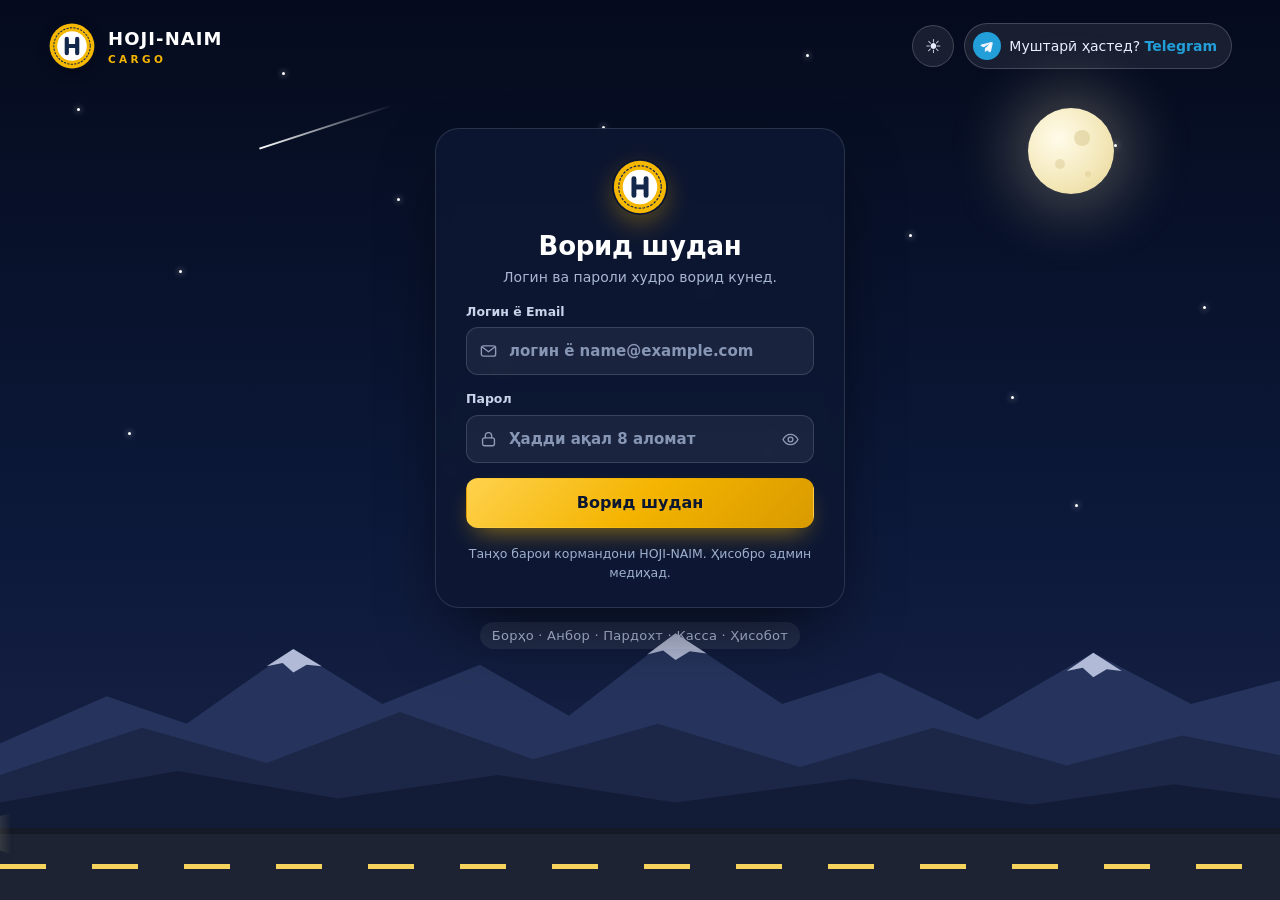
<file: index.html>
<!doctype html>
<html lang="tg">
<head>
  <meta charset="utf-8">
  <meta name="viewport" content="width=device-width, initial-scale=1, viewport-fit=cover">
  <meta name="theme-color" content="#14284B">
  <meta name="description" content="HOJI-NAIM CARGO — системаи идоракунии борҳо, анбор, пардохтҳо ва ҳисобот.">
  <title>HOJI-NAIM CARGO</title>
  <link rel="icon" href="assets/favicon.svg?v=2" type="image/svg+xml">
  <link rel="apple-touch-icon" href="assets/apple-touch-icon.png">
  <link rel="preconnect" href="https://wfxbgkasstkxzmyrjwpi.supabase.co" crossorigin>
  <link rel="stylesheet" href="style.css?v=20261123-usd">
  <script src="vendor/supabase-js-2.118.0.js" defer></script>
  <script src="js/core.js?v=20261123-usd" defer></script>
  <script src="js/exporter.js?v=20261123-usd" defer></script>
  <script src="js/notebook.js?v=20261123-usd" defer></script>
  <script src="js/extras.js?v=20261123-usd" defer></script>
  <script src="main.js?v=20261123-usd" defer></script>
</head>
<body>
  <svg width="0" height="0" style="position:absolute" aria-hidden="true">
    <defs>
      <symbol id="i-dashboard" viewBox="0 0 24 24"><rect x="3" y="3" width="7.5" height="9" rx="1.6"/><rect x="13.5" y="3" width="7.5" height="5.5" rx="1.6"/><rect x="13.5" y="11.5" width="7.5" height="9.5" rx="1.6"/><rect x="3" y="15" width="7.5" height="6" rx="1.6"/></symbol>
      <symbol id="i-box" viewBox="0 0 24 24"><path d="M3.5 7.5 12 3l8.5 4.5v9L12 21l-8.5-4.5z"/><path d="M3.5 7.5 12 12l8.5-4.5M12 12v9"/><path d="m7.8 5.3 8.4 4.5"/></symbol>
      <symbol id="i-warehouse" viewBox="0 0 24 24"><path d="M3 20V9l9-5 9 5v11"/><path d="M7 20v-7h10v7M7 16.5h10"/></symbol>
      <symbol id="i-wallet" viewBox="0 0 24 24"><rect x="3" y="6" width="18" height="13" rx="2.5"/><path d="M3 10h18M16 14.5h2"/><path d="M6 6V5a1.5 1.5 0 0 1 1.5-1.5h9A1.5 1.5 0 0 1 18 5v1"/></symbol>
      <symbol id="i-receipt" viewBox="0 0 24 24"><path d="M6 3h12v18l-3-2-3 2-3-2-3 2z"/><path d="M9 8h6M9 12h6M9 16h3"/></symbol>
      <symbol id="i-chart" viewBox="0 0 24 24"><path d="M4 20h16"/><rect x="6" y="11" width="3" height="6.5" rx=".8"/><rect x="11" y="6" width="3" height="11.5" rx=".8"/><rect x="16" y="13" width="3" height="4.5" rx=".8"/></symbol>
      <symbol id="i-shield" viewBox="0 0 24 24"><path d="M12 3 4.5 6v5.5c0 4.6 3.1 8.2 7.5 9.5 4.4-1.3 7.5-4.9 7.5-9.5V6z"/><path d="m9 12 2.2 2.2L15.5 10"/></symbol>
      <symbol id="i-plus" viewBox="0 0 24 24"><path d="M12 5v14M5 12h14"/></symbol>
      <symbol id="i-search" viewBox="0 0 24 24"><circle cx="11" cy="11" r="6.5"/><path d="m16 16 4.5 4.5"/></symbol>
      <symbol id="i-menu" viewBox="0 0 24 24"><path d="M4 7h16M4 12h16M4 17h16"/></symbol>
      <symbol id="i-x" viewBox="0 0 24 24"><path d="M6 6l12 12M18 6 6 18"/></symbol>
      <symbol id="i-download" viewBox="0 0 24 24"><path d="M12 4v11M7.5 10.5 12 15l4.5-4.5M5 19.5h14"/></symbol>
      <symbol id="i-logout" viewBox="0 0 24 24"><path d="M14 4h4.5A1.5 1.5 0 0 1 20 5.5v13a1.5 1.5 0 0 1-1.5 1.5H14"/><path d="M10 8l-4 4 4 4M6 12h10"/></symbol>
      <symbol id="i-refresh" viewBox="0 0 24 24"><path d="M19.5 12a7.5 7.5 0 1 1-2.2-5.3"/><path d="M19.5 4.5v4h-4"/></symbol>
      <symbol id="i-edit" viewBox="0 0 24 24"><path d="M4 20h4L19 9l-4-4L4 16z"/><path d="m13.5 6.5 4 4"/></symbol>
      <symbol id="i-trash" viewBox="0 0 24 24"><path d="M4.5 7h15M9.5 7V4.5h5V7M6.5 7l1 13h9l1-13"/></symbol>
      <symbol id="i-check" viewBox="0 0 24 24"><path d="m5 12.5 4.5 4.5L19 7.5"/></symbol>
      <symbol id="i-sheet" viewBox="0 0 24 24"><rect x="3.5" y="3.5" width="17" height="17" rx="2"/><path d="M3.5 9h17M3.5 14.5h17M9.5 3.5v17"/></symbol>
      <symbol id="i-users" viewBox="0 0 24 24"><circle cx="9" cy="8.5" r="3.5"/><path d="M2.5 20c.6-3.6 3.2-5.5 6.5-5.5s5.9 1.9 6.5 5.5"/><path d="M15.5 5.2a3.5 3.5 0 0 1 0 6.6M18 14.8c2 .7 3.2 2.4 3.5 5.2"/></symbol>
      <symbol id="i-arrow" viewBox="0 0 24 24"><path d="M5 12h14M13 6l6 6-6 6"/></symbol>
    </defs>
  </svg>

  <div id="boot" class="boot" role="status"><div class="boot-ring" aria-hidden="true"><div class="boot-mark"><img src="assets/logo.svg" alt="" width="48" height="48"></div></div><div class="boot-name">HOJI-NAIM<small>CARGO</small></div><span>Бор шуда истодааст…</span></div>

  <!-- ===== Auth ===== -->
  <section id="authScreen" class="auth hidden">
    <header class="sc-top">
      <div class="brand brand-lg"><span class="brand-mark"><img src="assets/logo.svg" alt="" width="48" height="48"></span><span class="brand-name"><b>HOJI-NAIM</b><small>CARGO</small></span></div>
      <div class="sc-actions"><button type="button" class="sc-mode" id="scMode" aria-label="Шаб / рӯз"><span class="m-night">🌙</span><span class="m-day">☀️</span></button>
      <a class="sc-tg" href="telegram.html"><svg viewBox="0 0 24 24" aria-hidden="true"><path d="M9.78 15.27 9.6 19.6c.38 0 .55-.17.75-.36l1.8-1.73 3.73 2.73c.68.38 1.17.18 1.35-.63l2.45-11.5c.25-1.02-.39-1.42-1.05-1.17L3.9 10.5c-.98.39-.97.95-.17 1.2l3.67 1.14 8.52-5.37c.4-.24.77-.11.47.16"/></svg><span>Муштарӣ ҳастед? <b>Telegram</b></span></a></div>
    </header>

    <div class="sc-scene" aria-hidden="true">
      <span class="sc-sun"></span><span class="sc-moon"></span><span class="sc-stars"><i style="left:6%;top:12%;animation-delay:0s"></i><i style="left:14%;top:30%;animation-delay:1.1s"></i><i style="left:22%;top:8%;animation-delay:2.3s"></i><i style="left:31%;top:22%;animation-delay:0.5s"></i><i style="left:39%;top:40%;animation-delay:3.1s"></i><i style="left:47%;top:14%;animation-delay:1.7s"></i><i style="left:55%;top:32%;animation-delay:2.6s"></i><i style="left:63%;top:6%;animation-delay:0.9s"></i><i style="left:71%;top:26%;animation-delay:3.6s"></i><i style="left:79%;top:44%;animation-delay:1.3s"></i><i style="left:87%;top:16%;animation-delay:2.1s"></i><i style="left:94%;top:34%;animation-delay:0.3s"></i><i style="left:10%;top:48%;animation-delay:2.9s"></i><i style="left:35%;top:52%;animation-delay:1.9s"></i><i style="left:60%;top:50%;animation-delay:0.7s"></i><i style="left:84%;top:56%;animation-delay:3.3s"></i></span><span class="sc-shoot"></span>
      <span class="sc-cloud c1"></span><span class="sc-cloud c2"></span><span class="sc-cloud c3"></span>
      <svg class="sc-mount" viewBox="0 0 1440 320" preserveAspectRatio="none">
        <path d="M0 210 L120 150 L210 185 L330 90 L430 160 L540 110 L640 175 L760 70 L880 160 L990 120 L1100 180 L1230 95 L1340 160 L1440 130 L1440 320 L0 320Z" fill="#c9d8f2"/>
        <path d="M330 90 L362 112 L345 110 L330 120 L318 108 L300 112Z M760 70 L795 96 L776 93 L760 104 L746 92 L728 97Z M1230 95 L1262 118 L1245 116 L1230 126 L1218 114 L1200 118Z" fill="#fff"/>
        <path d="M0 250 L160 190 L300 235 L450 170 L600 230 L740 185 L900 240 L1050 190 L1200 238 L1330 200 L1440 225 L1440 320 L0 320Z" fill="#9db6e3"/>
        <path d="M0 285 L200 245 L380 280 L560 250 L760 285 L960 255 L1160 288 L1320 262 L1440 280 L1440 320 L0 320Z" fill="#6f8fcb"/>
      </svg>
      <div class="sc-road"><span class="sc-lines"></span></div>
      <svg class="sc-truck" viewBox="0 0 340 110">
        <rect x="6" y="14" width="168" height="66" rx="5" fill="#14284B"/>
        <g style="stroke:#2b4f8f;stroke-width:3">
          <line x1="28" y1="20" x2="28" y2="74"/><line x1="50" y1="20" x2="50" y2="74"/><line x1="72" y1="20" x2="72" y2="74"/><line x1="94" y1="20" x2="94" y2="74"/><line x1="116" y1="20" x2="116" y2="74"/><line x1="138" y1="20" x2="138" y2="74"/><line x1="160" y1="20" x2="160" y2="74"/>
        </g>
        <rect x="18" y="34" width="144" height="26" rx="4" fill="#F4B400"/>
        <text x="90" y="52" text-anchor="middle" font-family="Inter, Arial, sans-serif" font-weight="800" font-size="15" fill="#14284B">HOJI-NAIM CARGO</text>
        <path d="M180 34 h38 l22 22 v24 h-60z" fill="#F4B400"/>
        <path d="M188 40 h26 l15 16 h-41z" fill="#cfe1ff"/>
        <rect x="174" y="76" width="70" height="6" rx="3" fill="#14284B"/>
        <rect x="2" y="78" width="176" height="6" rx="3" fill="#0e1b33"/>
        <g class="wh"><circle cx="40" cy="88" r="13" fill="#1b2433"/><circle cx="40" cy="88" r="5" fill="#cfd6e3"/></g>
        <g class="wh"><circle cx="140" cy="88" r="13" fill="#1b2433"/><circle cx="140" cy="88" r="5" fill="#cfd6e3"/></g>
        <g class="wh"><circle cx="216" cy="88" r="13" fill="#1b2433"/><circle cx="216" cy="88" r="5" fill="#cfd6e3"/></g>
        <circle cx="242" cy="68" r="3" fill="#fff3b0"/>
        <path class="sc-beam" d="M244 64 L330 46 L330 92 Z" fill="url(#beam)"/>
        <defs><linearGradient id="beam" x1="0" x2="1"><stop offset="0" stop-color="#fff3b0" stop-opacity=".75"/><stop offset="1" stop-color="#fff3b0" stop-opacity="0"/></linearGradient></defs>
      </svg>
    </div>

    <div class="auth-main">
      <form id="authForm" class="auth-card" novalidate>
        <span class="auth-mark" aria-hidden="true"><img src="assets/logo.svg" alt="" width="48" height="48"></span>
        <div class="auth-head">
          <h2 id="authHeading">Ворид шудан</h2>
          <p id="authDescription" class="muted">Логин ва пароли худро ворид кунед.</p>
        </div>
        <label class="field auth-field"><span>Логин ё Email</span>
          <span class="in-icon"><svg viewBox="0 0 24 24" aria-hidden="true"><rect x="3" y="5.5" width="18" height="13" rx="2.5"/><path d="m4 7 8 6 8-6"/></svg><input id="email" type="text" placeholder="логин ё name@example.com" autocomplete="username" autocapitalize="none" spellcheck="false" required></span></label>
        <label class="field auth-field"><span>Парол</span>
          <span class="in-icon"><svg viewBox="0 0 24 24" aria-hidden="true"><rect x="4.5" y="10.5" width="15" height="10" rx="2.5"/><path d="M8 10.5V8a4 4 0 0 1 8 0v2.5"/></svg><input id="password" type="password" minlength="8" autocomplete="current-password" placeholder="Ҳадди ақал 8 аломат" required>
          <button type="button" class="eye" id="pwEye" aria-label="Паролро нишон додан"><svg viewBox="0 0 24 24" aria-hidden="true"><path d="M2.5 12S6 5.5 12 5.5 21.5 12 21.5 12 18 18.5 12 18.5 2.5 12 2.5 12z"/><circle cx="12" cy="12" r="3"/></svg></button></span></label>
        <button class="btn btn-primary btn-block auth-submit" id="authSubmit" type="submit">Ворид шудан</button>
        <p id="authMessage" class="form-msg" role="status"></p>
        <p class="auth-private">Танҳо барои кормандони HOJI-NAIM. Ҳисобро админ медиҳад.</p>
      </form>
      <p class="sc-note">Борҳо · Анбор · Пардохт · Касса · Ҳисобот</p>
      <section id="configNotice" class="notice hidden"><b>Пайвастшавӣ ба база танзим нашудааст.</b><p>Дар <code>js/core.js</code> URL ва publishable key-и Supabase-ро гузоред. Калиди service_role-ро ҳеҷ гоҳ ба браузер нагузоред.</p></section>
    </div>
  </section>

  <!-- ===== App ===== -->
  <div id="app" class="app hidden">
    <aside class="sidebar" id="sidebar" aria-label="Менюи асосӣ">
      <a class="brand" href="#dashboard"><span class="brand-mark"><img src="assets/logo.svg" alt="" width="48" height="48"></span><span class="brand-name"><b>HOJI-NAIM</b><small>CARGO</small></span></a>
      <nav class="nav" id="navigation">
        <a class="nav-item" href="#dashboard" data-view="dashboard"><svg><use href="#i-dashboard"/></svg><span>Асосӣ</span></a>
        <a class="nav-item" href="#shipments" data-view="shipments"><svg><use href="#i-box"/></svg><span>Борҳо</span></a>
        <a class="nav-item" href="#warehouse" data-view="warehouse"><svg><use href="#i-warehouse"/></svg><span>Анбор</span><em class="nav-count" id="navWarehouseCount"></em></a>
        <a class="nav-item" href="#payments" data-view="payments"><svg><use href="#i-wallet"/></svg><span>Пардохтҳо</span></a>
        <a class="nav-item" href="#expenses" data-view="expenses" data-perm="finance"><svg><use href="#i-receipt"/></svg><span>Хароҷот</span></a>
        <a class="nav-item" href="#reports" data-view="reports"><svg><use href="#i-chart"/></svg><span>Ҳисобот</span></a>
        <a class="nav-item" href="#excel" data-view="excel"><svg><use href="#i-sheet"/></svg><span>Дафтари Excel</span></a>
        <a class="nav-item" href="#excel-uru" data-view="excel-uru"><svg><use href="#i-sheet"/></svg><span>Дафтари Урумчи Excel</span></a>
        <a class="nav-item" href="#kassa" data-view="kassa" data-perm="finance"><svg><use href="#i-wallet"/></svg><span>Касса</span></a>
        <a class="nav-item" href="#admin" data-view="admin" data-perm="admin"><svg><use href="#i-shield"/></svg><span>Админ-панел</span></a>
      </nav>
      <div class="side-user">
        <div class="avatar" id="userAvatar">?</div>
        <div class="side-user-text"><b id="userName">—</b><small><span class="dot" id="connDot"></span><span id="connectionStatus">Пайвастшавӣ…</span></small></div>
        <button class="icon-btn on-dark" id="logoutBtn" title="Баромадан" aria-label="Баромадан"><svg><use href="#i-logout"/></svg></button>
      </div>
    </aside>
    <div class="scrim" id="scrim"></div>

    <main class="main">
      <header class="topbar">
        <button class="icon-btn menu-btn" id="menuBtn" aria-label="Меню"><svg><use href="#i-menu"/></svg></button>
        <div class="topbar-title"><h1 id="pageTitle">Асосӣ</h1><p id="pageSub" class="muted"></p></div>
        <div class="topbar-actions">
          <button class="icon-btn theme-btn" id="themeBtn" type="button" title="Рӯз / Шаб" aria-label="Рӯз / Шаб"><span class="t-night">🌙</span><span class="t-day">☀️</span></button>
          <button class="icon-btn" id="reloadBtn" title="Навсозии маълумот" aria-label="Навсозии маълумот"><svg><use href="#i-refresh"/></svg></button>
          <button class="btn btn-primary" id="addShipmentTop"><svg id="topActIcon"><use href="#i-plus"/></svg><span id="topActText">Бори нав</span></button>
        </div>
      </header>

      <section id="noAccess" class="empty-state hidden">
        <svg><use href="#i-shield"/></svg>
        <h2>Дастрасӣ ҳанӯз дода нашудааст</h2>
        <p>Шумо ворид шудед, вале ба ҳисоби шумо нақши корманд дода нашудааст. Аз админ хоҳиш кунед, ки дар «Админ-панел» ба шумо нақш диҳад.</p>
      </section>

      <div id="views">
      <!-- Dashboard -->
      <section class="view" id="view-dashboard">
        <div class="view-head">
          <div><p class="eyebrow" id="todayLabel"></p><h2 id="greeting">Хуш омадед</h2></div>
          <div class="seg" id="periodSeg" role="tablist" aria-label="Давра">
            <button data-period="today">Имрӯз</button><button data-period="week">Ҳафта</button><button data-period="month" class="on">Моҳ</button><button data-period="year">Сол</button><button data-period="all">Ҳама</button>
          </div>
        </div>
        <div class="kpis">
          <article class="kpi kpi-accent"><span>Даромад</span><strong id="kIncome">—</strong><em class="kpi-usd" id="kIncomeUsd"></em><small>пардохтҳои гирифташуда, TJS</small></article>
          <article class="kpi" data-perm="finance"><span>Хароҷот</span><strong id="kExpense">—</strong><em class="kpi-usd" id="kExpenseUsd"></em><small>TJS</small></article>
          <article class="kpi" data-perm="finance"><span>Фоида</span><strong id="kProfit">—</strong><em class="kpi-usd" id="kProfitUsd"></em><small>даромад − хароҷот, TJS</small></article>
          <article class="kpi kpi-danger"><span>Қарзи умумӣ</span><strong id="kDebt">—</strong><em class="kpi-usd" id="kDebtUsd"></em><small id="kDebtCount">TJS</small></article>
        </div>
        <div class="mini-kpis">
          <div><span>Борҳо</span><b id="kShipments">—</b><small id="kShipmentsSub">дар давра</small></div>
          <div><span>Муштариён</span><b id="kCustomers">—</b><small>ҳамагӣ</small></div>
          <div><span>Дар анбор</span><b id="kStock">—</b><small id="kStockSub">бор</small></div>
          <div><span>Ҳисоби борҳо</span><b id="kBilled">—</b><em class="kpi-usd sm" id="kBilledUsd"></em><small>дар давра, TJS</small></div>
          <div data-perm="finance"><span>Дар касса (нақд)</span><b id="kCash">—</b><em class="kpi-usd sm" id="kCashUsd"></em><small>боқимонда, TJS</small></div>
        </div>
        <div class="grid-2">
          <div class="panel">
            <div class="panel-head"><div><h3>Даромад ва хароҷот</h3><p class="muted">6 моҳи охир, TJS</p></div><div class="legend"><span class="lg lg-income">Даромад</span><span class="lg lg-expense" data-perm="finance">Хароҷот</span></div></div>
            <div class="chart" id="incomeChart"></div>
          </div>
          <div class="panel">
            <div class="panel-head"><div><h3>Қарздорони калон</h3><p class="muted">Муштариён аз рӯи қарзи боқимонда</p></div></div>
            <ol class="rank" id="debtorList"></ol>
            <p class="empty hidden" id="debtorEmpty">Қарздор нест.</p>
          </div>
        </div>
        <div class="panel">
          <div class="panel-head"><div><h3>Борҳои охирин</h3></div><a class="link-btn" href="#shipments">Ҳамаи борҳо <svg><use href="#i-arrow"/></svg></a></div>
          <div class="table-wrap"><table class="tbl"><thead><tr><th>Сана</th><th>Рақами бор</th><th>Муштарӣ</th><th class="num">Вазн / ҳаҷм</th><th class="num">Ҳисоб</th><th class="num">Қарз</th><th>Ҳолат</th></tr></thead><tbody id="recentRows"></tbody></table></div>
          <p class="empty hidden" id="recentEmpty">Ҳоло бор сабт нашудааст.</p>
        </div>
      </section>

      <!-- Shipments -->
      <section class="view" id="view-shipments">
        <div class="toolbar">
          <label class="search"><svg><use href="#i-search"/></svg><input id="shipSearch" type="search" placeholder="Код, муштарӣ, телефон ё рақами трек…" aria-label="Ҷустуҷӯ"></label>
          <select id="shipPay" aria-label="Ҳолати пардохт"><option value="">Ҳамаи пардохтҳо</option><option value="unpaid">Қарздор</option><option value="partial">Қисман</option><option value="paid">Пардохт шуд</option></select>
          <select id="shipOrigin" aria-label="Аз куҷо"><option value="">Иву ва Урумчи</option><option value="iwu">Иву</option><option value="uru">Урумчи</option></select>
          <select id="shipWh" aria-label="Ҳолати анбор"><option value="">Ҳамаи ҳолатҳо</option><option value="in_warehouse">Дар анбор</option><option value="delivered">Супурда шуд</option><option value="unknown">Номуайян</option></select>
          <label class="date-range"><input id="shipFrom" type="date" aria-label="Аз сана"><span>—</span><input id="shipTo" type="date" aria-label="То сана"></label>
          <button class="btn btn-ghost" id="shipExport"><svg><use href="#i-download"/></svg><span>Excel</span></button>
        </div>
        <div class="summary-strip" id="shipSummary"></div>
        <div class="panel flush">
          <div class="table-wrap"><table class="tbl tbl-click"><thead><tr><th>Сана</th><th>Рақами бор</th><th>Код</th><th>Муштарӣ</th><th>Телефон</th><th class="num">Ҷой</th><th class="num">Вазн, кг</th><th class="num">Ҳаҷм, м³</th><th class="num">Ҳисоб</th><th class="num">Пардохт</th><th class="num">Қарз</th><th>Пардохт</th><th>Анбор</th><th></th></tr></thead><tbody id="shipRows"></tbody></table></div>
          <p class="empty hidden" id="shipEmpty">Бо ин филтр бор ёфт нашуд.</p>
        </div>
      </section>

      <!-- Warehouse -->
      <section class="view" id="view-warehouse">
        <div class="tabs" role="tablist">
          <button class="tab on" data-wtab="stock" role="tab"><svg><use href="#i-warehouse"/></svg>Анбор</button>
          <button class="tab" data-wtab="batches" role="tab"><svg><use href="#i-box"/></svg>Партияҳо (мошин)</button>
        </div>
        <div id="wtab-batches" class="rtab hidden"></div>
        <div id="wtab-stock" class="rtab">
        <div class="kpis kpis-3">
          <article class="kpi"><span>Бор дар анбор</span><strong id="whCount">0</strong><small>дона</small></article>
          <article class="kpi"><span>Вазн дар анбор</span><strong id="whKg">0</strong><small>кг</small></article>
          <article class="kpi"><span>Ҳаҷм дар анбор</span><strong id="whM3">0</strong><small>м³</small></article>
        </div>
        <div class="toolbar">
          <div class="seg" id="whTabs" role="tablist">
            <button data-wh="in_warehouse" class="on">Дар анбор <em id="whTabIn">0</em></button>
            <button data-wh="delivered">Супурда шуд <em id="whTabOut">0</em></button>
            <button data-wh="unknown">Номуайян <em id="whTabUnknown">0</em></button>
          </div>
          <label class="search"><svg><use href="#i-search"/></svg><input id="whSearch" type="search" placeholder="Код, муштарӣ ё рақами трек…" aria-label="Ҷустуҷӯ дар анбор"></label>
        </div>
        <p class="hint" id="whHint"></p>
        <div class="panel flush">
          <div class="table-wrap"><table class="tbl tbl-click"><thead><tr><th>Сана</th><th>Рақами трек</th><th>Код</th><th>Муштарӣ</th><th>Телефон</th><th class="num">Ҷой</th><th class="num">Вазн, кг</th><th class="num">Ҳаҷм, м³</th><th class="num">Қарз</th><th>Ҳолат</th><th></th></tr></thead><tbody id="whRows"></tbody></table></div>
          <p class="empty hidden" id="whEmpty">Дар ин қисм бор нест.</p>
        </div>
        </div>
      </section>

      <!-- Payments -->
      <section class="view" id="view-payments">
        <div class="kpis kpis-3">
          <article class="kpi"><span>Имрӯз</span><strong id="payToday">—</strong><small>TJS</small></article>
          <article class="kpi"><span>Ин моҳ</span><strong id="payMonth">—</strong><small>TJS</small></article>
          <article class="kpi kpi-danger"><span>Қарзи боқимонда</span><strong id="payDebt">—</strong><small>TJS</small></article>
        </div>
        <div class="toolbar">
          <label class="search"><svg><use href="#i-search"/></svg><input id="paySearch" type="search" placeholder="Муштарӣ, рақами бор ё эзоҳ…" aria-label="Ҷустуҷӯи пардохт"></label>
          <select id="payMethod" aria-label="Усул"><option value="">Ҳамаи усулҳо</option><option value="cash">Нақд</option><option value="online">Онлайн</option><option value="bank_transfer">Интиқоли бонкӣ</option><option value="other">Дигар</option></select>
          <label class="date-range"><input id="payFrom" type="date" aria-label="Аз сана"><span>—</span><input id="payTo" type="date" aria-label="То сана"></label>
          <button class="btn btn-ghost" id="payExport"><svg><use href="#i-download"/></svg><span>Excel</span></button>
          <button class="btn btn-primary" id="addPaymentBtn" data-perm="finance"><svg><use href="#i-plus"/></svg><span>Сабти пардохт</span></button>
        </div>
        <div class="summary-strip" id="paySummary"></div>
        <div class="panel flush">
          <div class="table-wrap"><table class="tbl"><thead><tr><th>Сана</th><th>Рақами бор</th><th>Муштарӣ</th><th class="num">Маблағ</th><th class="num">TJS</th><th>Усул</th><th>Эзоҳ</th><th></th></tr></thead><tbody id="payRows"></tbody></table></div>
          <p class="empty hidden" id="payEmpty">Пардохт ёфт нашуд.</p>
        </div>
      </section>

      <!-- Expenses -->
      <section class="view" id="view-expenses">
        <div class="panel">
          <div class="panel-head"><div><h3>Сабти зуди хароҷот</h3><p class="muted">Маълумотро пур кунед ва «Сабт»-ро пахш кунед. Маблағ ба сомонӣ худкор табдил мешавад.</p></div></div>
          <form id="expenseQuickForm" class="quick-form">
            <label class="field"><span>Сана</span><input name="expense_date" type="date" required></label>
            <label class="field"><span>Категория</span><input name="category" required maxlength="100" list="expenseCategories" placeholder="Масалан: роҳкиро"></label>
            <label class="field"><span>Маблағ</span><input name="amount" type="number" min="0.01" step="0.01" required placeholder="0.00" inputmode="decimal"></label>
            <label class="field"><span>Асъор</span><select name="currency"><option value="TJS">TJS</option><option value="USD">USD</option><option value="CNY">CNY</option></select></label>
            <label class="field"><span>Қурб</span><input name="fx_rate" type="number" min="0.000001" step="any" value="1" required></label>
            <label class="field feat-expmethod hidden"><span>Касса</span><select name="method"><option value="cash">Нақд</option><option value="online">Онлайн / корт</option><option value="bank_transfer">Бонк</option><option value="other">Дигар</option></select></label>
            <label class="field feat-batches hidden"><span>Партия</span><select name="batch_id"></select></label>
            <label class="field grow"><span>Шарҳ</span><input name="description" maxlength="500" placeholder="Иловагӣ"></label>
            <button class="btn btn-primary" type="submit"><svg><use href="#i-check"/></svg><span>Сабт</span></button>
          </form>
          <p id="expenseQuickMsg" class="form-msg" role="status"></p>
          <datalist id="expenseCategories"></datalist>
        </div>
        <div class="toolbar">
          <label class="search"><svg><use href="#i-search"/></svg><input id="expSearch" type="search" placeholder="Категория ё шарҳ…" aria-label="Ҷустуҷӯи хароҷот"></label>
          <label class="date-range"><input id="expFrom" type="date" aria-label="Аз сана"><span>—</span><input id="expTo" type="date" aria-label="То сана"></label>
          <button class="btn btn-ghost" id="expExport"><svg><use href="#i-download"/></svg><span>Excel</span></button>
        </div>
        <div class="cat-chips" id="expCats"></div>
        <div class="panel flush">
          <div class="table-wrap"><table class="tbl"><thead><tr><th>Сана</th><th>Категория</th><th class="num">Маблағ</th><th class="num">TJS</th><th>Шарҳ</th><th></th></tr></thead><tbody id="expRows"></tbody><tfoot><tr><td colspan="3">Ҳамагӣ</td><td class="num" id="expTotal">0.00</td><td colspan="2"></td></tr></tfoot></table></div>
          <p class="empty hidden" id="expEmpty">Хароҷот ёфт нашуд.</p>
        </div>
      </section>

      <!-- Reports -->
      <section class="view" id="view-reports">
        <div class="rtab" id="rtab-analysis">
          <div class="toolbar">
            <div class="seg" id="repGroup" role="tablist" aria-label="Гурӯҳбандӣ"><button data-group="day">Рӯзона</button><button data-group="week">Ҳафтаина</button><button data-group="month" class="on">Моҳона</button></div>
            <label class="date-range"><input id="repFrom" type="date" aria-label="Аз сана"><span>—</span><input id="repTo" type="date" aria-label="То сана"></label>
            <select id="repCustomer" aria-label="Муштарӣ"><option value="">Ҳамаи муштариён</option></select>
            <div class="seg" id="repOrigin" role="tablist" aria-label="Аз куҷо"><button data-origin="" class="on">Ҳама</button><button data-origin="iwu">Иву</button><button data-origin="uru">Урумчи</button></div>
            <div class="seg" id="repCur" role="tablist" aria-label="Асъор"><button data-cur="TJS">TJS</button><button data-cur="USD">$ USD</button><button data-cur="CNY">¥ YUAN</button></div>
            <button class="btn btn-primary" id="repExport"><svg><use href="#i-download"/></svg><span>Содирот ба Excel</span></button>
          </div>
          <div class="kpis">
            <article class="kpi"><span>Борҳо</span><strong id="rShipments">—</strong><small id="rShipmentsSub"></small></article>
            <article class="kpi kpi-accent"><span>Даромад</span><strong id="rIncome">—</strong><small>TJS</small></article>
            <article class="kpi" data-perm="finance"><span>Хароҷот</span><strong id="rExpense">—</strong><small id="rExpenseSub">TJS</small></article>
            <article class="kpi" data-perm="finance"><span>Фоида</span><strong id="rProfit">—</strong><small>TJS</small></article>
          </div>
          <div class="panel flush">
            <div class="panel-head pad"><div><h3 id="repTableTitle">Ҳисоботи моҳона</h3><p class="muted" id="repRangeLabel"></p></div></div>
            <div class="table-wrap"><table class="tbl"><thead><tr><th>Давра</th><th class="num">Борҳо</th><th class="num">Вазн, кг</th><th class="num">Ҳаҷм, м³</th><th class="num">Ҳисоби борҳо</th><th class="num">Даромад</th><th class="num" data-perm="finance">Хароҷот</th><th class="num" data-perm="finance">Фоида</th></tr></thead><tbody id="repRows"></tbody><tfoot id="repFoot"></tfoot></table></div>
            <p class="empty hidden" id="repEmpty">Дар ин давра маълумот нест.</p>
          </div>
          <div class="panel flush">
            <div class="panel-head pad"><div><h3>Ҳисоботи муштариён</h3><p class="muted">Борҳои давраи интихобшуда аз рӯи муштарӣ</p></div><label class="search sm"><svg><use href="#i-search"/></svg><input id="custSearch" type="search" placeholder="Муштарӣ ё код…" aria-label="Ҷустуҷӯи муштарӣ"></label></div>
            <div class="table-wrap"><table class="tbl"><thead><tr><th>Код</th><th>Муштарӣ</th><th>Телефон</th><th class="num">Борҳо</th><th class="num">Ҷой</th><th class="num">Вазн, кг</th><th class="num">Ҳаҷм, м³</th><th class="num">Ҳисоб</th><th class="num">Пардохт</th><th class="num">Қарз</th></tr></thead><tbody id="custRows"></tbody><tfoot id="custFoot"></tfoot></table></div>
            <p class="empty hidden" id="custEmpty">Муштарӣ ёфт нашуд.</p>
          </div>
        </div>
      </section>

      <!-- Kassa (own menu item) -->
      <section class="view" id="view-kassa">
        <div class="rtab" id="rtab-kassa"></div>
      </section>

      <!-- Excel notebook (own menu item, under Ҳисобот) -->
      <section class="view" id="view-excel">
        <div id="notebook" class="nb-root"></div>
      </section>
      <section class="view" id="view-excel-uru">
        <div id="notebookUru" class="nb-root"></div>
      </section>

      <!-- Admin -->
      <section class="view" id="view-admin">
        <div class="kpis">
          <article class="kpi"><span>Борҳо</span><strong id="aShipments">—</strong><small>сабтшуда</small></article>
          <article class="kpi"><span>Пардохтҳо</span><strong id="aPayments">—</strong><small>амалиёт</small></article>
          <article class="kpi"><span>Хароҷот</span><strong id="aExpenses">—</strong><small>сабтшуда</small></article>
          <article class="kpi"><span>Муштариён</span><strong id="aCustomers">—</strong><small>ҳамагӣ</small></article>
        </div>
        <div class="panel flush">
          <div class="panel-head pad"><div><h3>Кормандон ва нақшҳо</h3><p class="muted">Ном, телефон ва нақшро нависед/интихоб кунед ва «Сабт»-ро пахш кунед. Нақши худатонро иваз карда наметавонед.</p><p class="hint hidden" id="staffEmailHint">Барои дидани email-и ҳар корманд ва навиштани номҳо як бор дар Supabase → SQL Editor файли <code>supabase/staff-emails.sql</code>-ро иҷро кунед.</p></div><button class="btn btn-ghost" id="refreshStaffBtn"><svg><use href="#i-refresh"/></svg><span>Навсозӣ</span></button></div>
          <div class="table-wrap"><table class="tbl"><thead><tr><th>Ном</th><th>Телефон</th><th>Нақши ҳозира</th><th>Нақши нав</th><th></th></tr></thead><tbody id="staffRows"></tbody></table></div>
        </div>
        <div class="grid-2">
          <div class="panel">
            <div class="panel-head"><div><h3>Нусхаи эҳтиётӣ (backup)</h3><p class="muted">Ҳамаи борҳо, пардохтҳо ва хароҷот ба як файл. Пеш аз ҳар тағйироти калон нусха гиред.</p></div></div>
            <div class="btn-row"><button class="btn btn-primary" id="backupXlsx"><svg><use href="#i-download"/></svg><span>Нусха ба Excel</span></button><button class="btn btn-ghost" id="backupJson"><svg><use href="#i-download"/></svg><span>Нусха ба JSON</span></button></div>
          </div>
          <div class="panel">
            <div class="panel-head"><div><h3>Ҳолати система</h3><p class="muted">Қисмҳои базаи маълумот</p></div></div>
            <ul class="checks" id="systemChecks"></ul>
          </div>
        </div>
        <div class="grid-3" id="adminExtras"></div>
      </section>
      </div>
    </main>
  </div>

  <!-- ===== Shipment form ===== -->
  <dialog id="shipmentDialog" class="modal modal-lg" aria-labelledby="shipmentTitle">
    <form id="shipmentForm" class="modal-body" novalidate>
      <div class="modal-head"><div><p class="eyebrow" id="shipmentEyebrow">Сабти нав</p><h2 id="shipmentTitle">Бори нав</h2></div><button type="button" class="icon-btn" data-close aria-label="Пӯшидан"><svg><use href="#i-x"/></svg></button></div>
      <fieldset>
        <legend>Муштарӣ</legend>
        <label class="field span-2"><span>Муштарии мавҷуда</span><select name="existing_customer" id="existingCustomer"><option value="">+ Муштарии нав</option></select></label>
        <label class="field"><span>Номи муштарӣ *</span><input name="client_name" required maxlength="120" autocomplete="off"></label>
        <label class="field"><span>Коди муштарӣ</span><input name="client_code" maxlength="40" placeholder="Масалан: S-50" autocomplete="off"></label>
        <label class="field"><span>Телефон *</span><input name="client_phone" type="tel" required maxlength="40" placeholder="+992 …" autocomplete="off"></label>
      </fieldset>
      <fieldset>
        <legend>Бор</legend>
        <label class="field"><span>Рақами бор / трек *</span><input name="tracking_no" required maxlength="100" autocomplete="off"></label>
        <label class="field"><span>Санаи қабул *</span><input name="shipment_date" type="date" required></label>
        <label class="field"><span>Ҷойҳо</span><input name="places" type="number" min="1" step="1" value="1" inputmode="numeric"></label>
        <label class="field feat-batches hidden"><span>Партия (мошин)</span><select name="batch_id"></select></label>
        <label class="field" id="whField"><span>Ҳолати анбор</span><select name="warehouse_status"><option value="in_warehouse">Дар анбор</option><option value="delivered">Супурда шуд</option><option value="unknown">Номуайян</option></select></label>
      </fieldset>
      <fieldset>
        <legend>Андоза ва вазн</legend>
        <div class="dims span-2">
          <label class="field"><span>Дарозӣ, м</span><input name="len" type="number" min="0" step="any" inputmode="decimal"></label>
          <label class="field"><span>Паҳноӣ, м</span><input name="wid" type="number" min="0" step="any" inputmode="decimal"></label>
          <label class="field"><span>Баландӣ, м</span><input name="hei" type="number" min="0" step="any" inputmode="decimal"></label>
        </div>
        <p class="hint span-2">Агар андозаи як ҷойро нависед, ҳаҷм худкор ҳисоб мешавад: дарозӣ × паҳноӣ × баландӣ × ҷойҳо.</p>
        <label class="field"><span>Вазни умумӣ, кг</span><input name="weight_kg" type="number" min="0" step="any" inputmode="decimal"></label>
        <label class="field"><span>Ҳаҷми умумӣ, м³</span><input name="volume_m3" type="number" min="0" step="any" inputmode="decimal"></label>
      </fieldset>
      <fieldset>
        <legend>Нарх</legend>
        <div class="dims span-2">
          <label class="field"><span>Нархи 1 кг, $</span><input name="kg_price" type="number" min="0" step="any" required></label>
          <label class="field"><span>Нархи 1 м³, $</span><input name="cube_price" type="number" min="0" step="any" required></label>
          <label class="field"><span>Қурби доллар</span><input name="fx_rate" type="number" min="0.000001" step="any" required></label>
        </div>
        <label class="field"><span>Тахфиф, $</span><input name="discount" type="number" min="0" step="any" placeholder="0" inputmode="decimal"></label>
        <div class="calc span-2" id="calcBox" aria-live="polite"></div>
      </fieldset>
      <label class="field"><span>Ёддошт</span><textarea name="notes" rows="2" maxlength="1000"></textarea></label>
      <p id="shipmentMsg" class="form-msg" role="status"></p>
      <div class="modal-foot"><button type="button" class="btn btn-ghost" data-close>Бекор</button><button class="btn btn-primary" type="submit" id="shipmentSubmit">Сабт кардан</button></div>
    </form>
  </dialog>

  <!-- ===== Shipment details ===== -->
  <dialog id="detailDialog" class="drawer" aria-labelledby="detailTitle">
    <div class="drawer-body">
      <div class="modal-head"><div><p class="eyebrow">Бор</p><h2 id="detailTitle">—</h2></div><button type="button" class="icon-btn" data-close aria-label="Пӯшидан"><svg><use href="#i-x"/></svg></button></div>
      <div id="detailContent"></div>
    </div>
  </dialog>

  <!-- ===== Payment form ===== -->
  <dialog id="paymentDialog" class="modal" aria-labelledby="paymentTitle">
    <form id="paymentForm" class="modal-body" novalidate>
      <div class="modal-head"><div><p class="eyebrow">Муҳосибӣ</p><h2 id="paymentTitle">Сабти пардохт</h2></div><button type="button" class="icon-btn" data-close aria-label="Пӯшидан"><svg><use href="#i-x"/></svg></button></div>
      <div class="field pay-find"><label for="payShipFilter">Муштарӣ</label><input id="payShipFilter" type="search" placeholder="Ном, код, телефон ё рақами бор…" autocomplete="off" role="combobox" aria-controls="paySuggest" aria-autocomplete="list">
        <div id="paySuggest" class="pay-suggest hidden" role="listbox" aria-label="Муштариёни қарздор"></div></div>
      <label class="field"><span>Бор *</span><select name="shipment_id" id="payShipment" required size="1"></select></label>
      <div class="debt-box" id="payDebtBox"></div>
      <div class="grid-fields">
        <label class="field"><span>Маблағ *</span><input name="amount" type="number" min="0.01" step="0.01" required inputmode="decimal" autocomplete="off"></label>
        <label class="field"><span>Асъор</span><select name="currency"><option value="TJS">TJS</option><option value="USD">USD</option><option value="CNY">CNY</option></select></label>
        <label class="field"><span>Қурб ба сомонӣ</span><input name="fx_rate" type="number" min="0.000001" step="any" value="1" required autocomplete="off"></label>
        <label class="field feat-paymethod"><span>Усул</span><select name="method"><option value="cash">Нақд</option><option value="online">Онлайн</option><option value="bank_transfer">Интиқоли бонкӣ</option><option value="other">Дигар</option></select></label>
        <label class="field"><span>Сана</span><input name="payment_date" type="date" required></label>
      </div>
      <button type="button" class="link-btn" id="payFull">Пардохти пурра (тамоми қарз)</button>
      <label class="field"><span>Эзоҳ</span><textarea name="notes" rows="2" maxlength="500"></textarea></label>
      <p id="paymentMsg" class="form-msg" role="status"></p>
      <div class="modal-foot"><button type="button" class="btn btn-ghost" data-close>Бекор</button><button class="btn btn-primary" type="submit">Сабти пардохт</button></div>
    </form>
  </dialog>

  <!-- ===== Expense form ===== -->
  <dialog id="expenseDialog" class="modal" aria-labelledby="expenseTitle">
    <form id="expenseForm" class="modal-body" novalidate>
      <div class="modal-head"><div><p class="eyebrow">Муҳосибӣ</p><h2 id="expenseTitle">Хароҷот</h2></div><button type="button" class="icon-btn" data-close aria-label="Пӯшидан"><svg><use href="#i-x"/></svg></button></div>
      <label class="field"><span>Категория *</span><input name="category" required maxlength="100" list="expenseCategories"></label>
      <div class="grid-fields">
        <label class="field"><span>Маблағ *</span><input name="amount" type="number" min="0.01" step="0.01" required inputmode="decimal" autocomplete="off"></label>
        <label class="field"><span>Асъор</span><select name="currency"><option value="TJS">TJS</option><option value="USD">USD</option><option value="CNY">CNY</option></select></label>
        <label class="field"><span>Қурб ба сомонӣ</span><input name="fx_rate" type="number" min="0.000001" step="any" value="1" required></label>
        <label class="field"><span>Сана *</span><input name="expense_date" type="date" required></label>
        <label class="field feat-expmethod hidden"><span>Касса</span><select name="method"><option value="cash">Нақд</option><option value="online">Онлайн / корт</option><option value="bank_transfer">Бонк</option><option value="other">Дигар</option></select></label>
        <label class="field feat-batches hidden"><span>Партия</span><select name="batch_id"></select></label>
      </div>
      <label class="field"><span>Шарҳ</span><textarea name="description" rows="2" maxlength="500"></textarea></label>
      <p id="expenseMsg" class="form-msg" role="status"></p>
      <div class="modal-foot"><button type="button" class="btn btn-ghost" data-close>Бекор</button><button class="btn btn-primary" type="submit">Сабт кардан</button></div>
    </form>
  </dialog>

  <!-- ===== Batch form ===== -->
  <dialog id="batchFormDialog" class="modal" aria-labelledby="batchFormTitle">
    <form id="batchForm" class="modal-body" novalidate>
      <div class="modal-head"><div><p class="eyebrow">Партия</p><h2 id="batchFormTitle">Партияи нав</h2></div><button type="button" class="icon-btn" data-close aria-label="Пӯшидан"><svg><use href="#i-x"/></svg></button></div>
      <div class="grid-fields">
        <label class="field"><span>Номи партия *</span><input name="name" required maxlength="80"></label>
        <label class="field"><span>Мошин / контейнер</span><input name="vehicle" maxlength="80" placeholder="Масалан: 01 TJ 1234"></label>
        <label class="field"><span>Ҳолат</span><select name="status"><option value="loading">Бор шуда истодааст</option><option value="in_transit">Дар роҳ</option><option value="arrived">Расид</option><option value="closed">Пӯшида</option></select></label>
        <label class="field"><span>Санаи фиристодан</span><input name="sent_date" type="date"></label>
        <label class="field"><span>Санаи расидан</span><input name="arrived_date" type="date"></label>
        <label class="field"><span>Хароҷоти мошин (роҳкиро), $ <em class="req-arr">*</em></span><input name="cost_usd" type="number" min="0" step="any" inputmode="decimal" placeholder="Масалан: 3500"></label>
        <label class="field"><span>Хизмат (гумрук, боркашӣ …), $</span><input name="service_usd" type="number" min="0" step="any" inputmode="decimal" placeholder="0"></label>
        <label class="field"><span>Қурби доллар</span><input name="fx_rate" type="number" min="0.000001" step="any"></label>
        <label class="field"><span>Аз кадом касса пардохт шуд</span><select name="method"><option value="cash">Нақд</option><option value="online">Онлайн</option><option value="bank_transfer">Интиқоли бонкӣ</option><option value="other">Дигар</option></select></label>
      </div>
      <p class="hint" id="bCostHint">Хароҷоти мошин ва хизмат худкор ба «Хароҷот» ва «Касса» сабт мешаванд.</p>
      <div class="b-loads">
        <div class="b-loads-head"><b>Борҳои ин мошин <em class="req-arr">*</em></b><span id="bLoadsCount" class="muted"></span><input id="bLoadsQ" placeholder="Ҷустан: код, муштарӣ, рақам" aria-label="Ҷустани бор"></div>
        <div id="bLoads" class="b-loads-list"></div>
      </div>
      <label class="field"><span>Ёддошт</span><textarea name="notes" rows="2" maxlength="1000"></textarea></label>
      <p id="batchMsg" class="form-msg" role="status"></p>
      <div class="modal-foot"><button type="button" class="btn btn-ghost" data-close>Бекор</button><button class="btn btn-primary" type="submit">Сабт кардан</button></div>
    </form>
  </dialog>
  <dialog id="batchView" class="drawer" aria-labelledby="batchViewTitle">
    <div class="drawer-body">
      <div class="modal-head"><div><p class="eyebrow">Партия</p><h2 id="batchViewTitle">—</h2></div><button type="button" class="icon-btn" data-close aria-label="Пӯшидан"><svg><use href="#i-x"/></svg></button></div>
      <div id="batchViewBody"></div>
    </div>
  </dialog>

  <!-- ===== Customer statement (акт сверки) ===== -->
  <dialog id="stmtDialog" class="modal modal-lg" aria-labelledby="stTitle">
    <div class="modal-body stmt">
      <div class="modal-head"><div><p class="eyebrow">Акт сверки · HOJI-NAIM CARGO</p><h2 id="stTitle">—</h2><p class="muted" id="stSub"></p></div><button type="button" class="icon-btn no-print" data-close aria-label="Пӯшидан"><svg><use href="#i-x"/></svg></button></div>
      <div class="toolbar no-print"><label class="date-range"><input id="stFrom" type="date" aria-label="Аз сана"><span>—</span><input id="stTo" type="date" aria-label="То сана"></label>
        <button class="btn btn-ghost" id="stPrint">Чоп / PDF</button><button class="btn btn-ghost" id="stExcel"><svg><use href="#i-download"/></svg><span>Excel</span></button>
        <button class="btn btn-ghost" id="stCopy">Нусхаи матн</button><button class="btn btn-ghost" id="stWhatsapp">WhatsApp</button><button class="btn btn-primary" id="stTelegram">Telegram</button></div>
      <div id="stBody"></div>
    </div>
  </dialog>

  <!-- ===== Confirm ===== -->
  <dialog id="confirmDialog" class="modal modal-sm" aria-labelledby="confirmTitle">
    <div class="modal-body">
      <h2 id="confirmTitle">Тасдиқ</h2>
      <p id="confirmText" class="confirm-text"></p>
      <div class="modal-foot"><button type="button" class="btn btn-ghost" id="confirmCancel">Бекор</button><button type="button" class="btn btn-primary" id="confirmOk">Тасдиқ</button></div>
    </div>
  </dialog>

  <dialog id="archDialog" class="modal modal-xl" aria-labelledby="archTitle">
    <div class="modal-body">
      <div class="modal-head"><div><p class="eyebrow">Дафтари Excel · моҳҳои пӯшида</p><h2 id="archTitle">Бойгонӣ</h2></div><button type="button" class="icon-btn" data-close aria-label="Пӯшидан"><svg><use href="#i-x"/></svg></button></div>
      <div id="archOut"></div>
    </div>
  </dialog>

  <dialog id="custDialog" class="modal modal-xl" aria-labelledby="custTitle">
    <div class="modal-body">
      <div class="modal-head"><div><p class="eyebrow">Дафтари Excel ва система</p><h2 id="custTitle">Ҳамаи борҳои муштарӣ</h2></div><button type="button" class="icon-btn" data-close aria-label="Пӯшидан"><svg><use href="#i-x"/></svg></button></div>
      <form id="custForm" class="cust-search" autocomplete="off"><input id="custQ" placeholder="Код (S-50) ё телефон (504440101)" aria-label="Код ё телефон"><button class="btn btn-primary" type="submit">Ҷустан</button></form>
      <div id="custOut"></div>
    </div>
  </dialog>

  <dialog id="tgDialog" class="modal modal-sm" aria-labelledby="tgTitle">
    <div class="modal-body">
      <h2 id="tgTitle">Паём ба Telegram</h2>
      <p class="muted" id="tgWho"></p>
      <div class="seg" id="tgTpl" role="group" aria-label="Намуна">
        <button type="button" data-tpl="arrived">Бор расид</button><button type="button" data-tpl="paid">Пардохт</button><button type="button" data-tpl="delivered">Супорида шуд</button>
      </div>
      <label class="field"><span>Матн (метавонед тағйир диҳед)</span><textarea id="tgText" rows="9" maxlength="3500"></textarea></label>
      <div class="modal-foot"><button type="button" class="btn btn-ghost" id="tgCancel">Бекор</button><button type="button" class="btn btn-primary" id="tgSendBtn">Фиристодан</button></div>
    </div>
  </dialog>

  <div id="toast" role="status" aria-live="polite"></div>
</body>
</html>
</file>
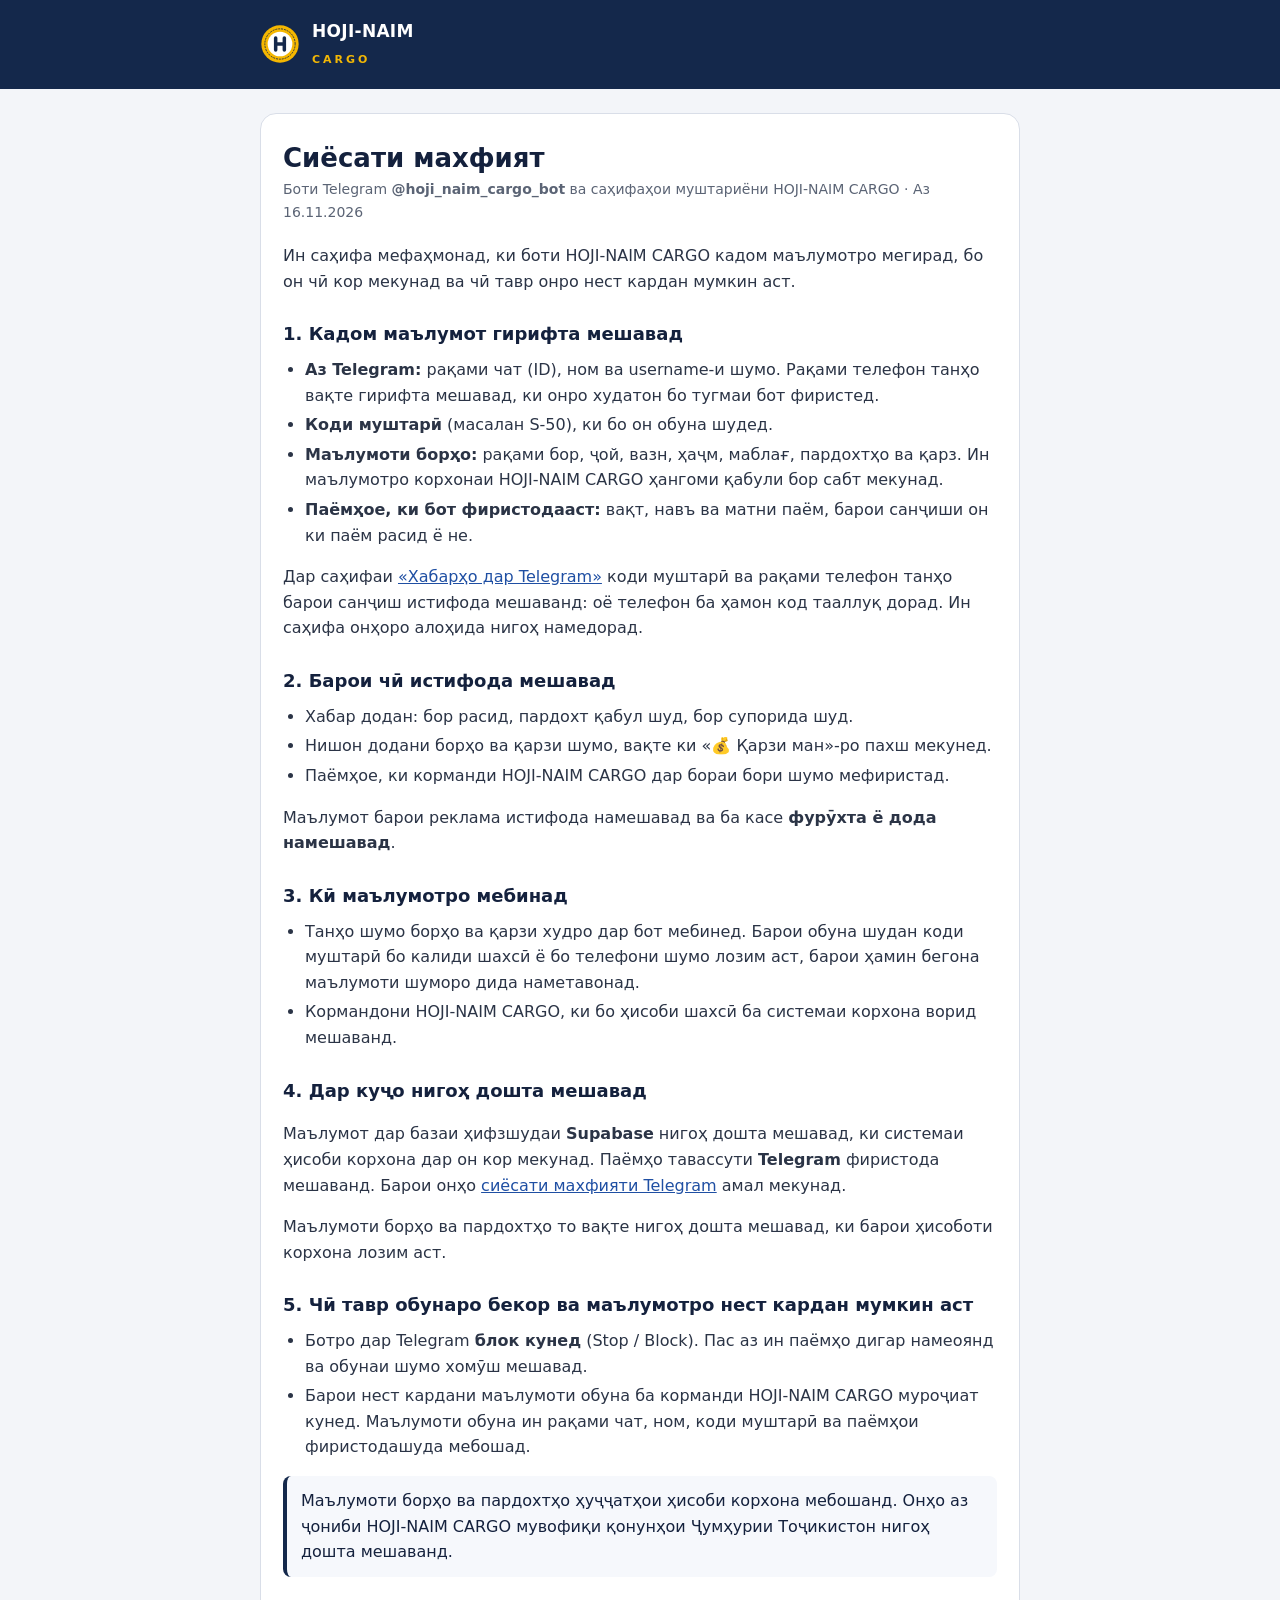
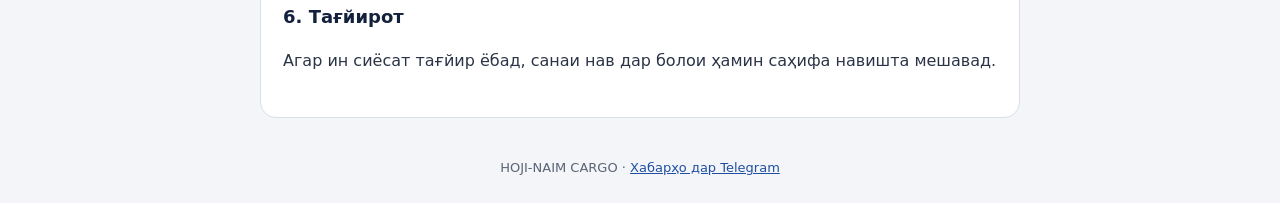
<file: privacy.html>
<!doctype html>
<html lang="tg">
<head>
  <meta charset="utf-8">
  <meta name="viewport" content="width=device-width, initial-scale=1, viewport-fit=cover">
  <meta name="theme-color" content="#14284B">
  <meta name="description" content="Сиёсати махфияти HOJI-NAIM CARGO ва боти Telegram @hoji_naim_cargo_bot.">
  <title>Сиёсати махфият · HOJI-NAIM CARGO</title>
  <link rel="icon" href="assets/favicon.svg?v=2" type="image/svg+xml">
  <link rel="apple-touch-icon" href="assets/apple-touch-icon.png">
  <style>
    :root { --navy: #14284B; --gold: #F2B705; --bg: #f3f5f9; --card: #fff; --text: #14213d; --muted: #5b6475; --line: #d9dee8; }
    * { box-sizing: border-box; }
    html, body { margin: 0; }
    body { background: var(--bg); color: var(--text); font: 16px/1.6 system-ui, -apple-system, "Segoe UI", Roboto, Arial, sans-serif; }
    header { background: var(--navy); color: #fff; padding: 18px 16px; }
    .brand { max-width: 760px; margin: 0 auto; display: flex; align-items: center; gap: 12px; }
    .logo { width: 40px; height: 40px; border-radius: 10px; background: #fff; color: var(--navy); font-weight: 800; font-size: 20px; display: grid; place-items: center; flex: none; }
    .logo { background: none; border-radius: 50%; }
    .logo img { width: 100%; height: 100%; display: block; }
    .brand b { display: block; font-size: 17px; letter-spacing: .3px; }
    .brand small { color: var(--gold); letter-spacing: 3px; font-size: 11px; font-weight: 700; }
    main { padding: 24px 16px 40px; }
    article { max-width: 760px; margin: 0 auto; background: var(--card); border: 1px solid var(--line); border-radius: 16px; padding: 28px 22px; }
    h1 { font-size: 26px; line-height: 1.25; margin: 0 0 4px; }
    .date { color: var(--muted); font-size: 14px; margin: 0 0 20px; }
    h2 { font-size: 18px; margin: 26px 0 8px; }
    p, li { color: #2b3446; }
    ul { padding-left: 22px; margin: 6px 0 12px; }
    li { margin: 4px 0; }
    .note { background: #f6f8fc; border-left: 4px solid var(--navy); border-radius: 8px; padding: 12px 14px; margin: 16px 0; }
    a { color: #1f4fa3; }
    footer { text-align: center; color: var(--muted); font-size: 13px; padding: 0 16px 24px; }
  </style>
</head>
<body>
  <header><div class="brand"><div class="logo"><img src="assets/logo.svg" alt="" width="40" height="40"></div><div><b>HOJI-NAIM</b><small>CARGO</small></div></div></header>
  <main>
    <article>
      <h1>Сиёсати махфият</h1>
      <p class="date">Боти Telegram <b>@hoji_naim_cargo_bot</b> ва саҳифаҳои муштариёни HOJI-NAIM CARGO · Аз 16.11.2026</p>

      <p>Ин саҳифа мефаҳмонад, ки боти HOJI-NAIM CARGO кадом маълумотро мегирад, бо он чӣ кор мекунад ва чӣ тавр онро нест кардан мумкин аст.</p>

      <h2>1. Кадом маълумот гирифта мешавад</h2>
      <ul>
        <li><b>Аз Telegram:</b> рақами чат (ID), ном ва username-и шумо. Рақами телефон танҳо вақте гирифта мешавад, ки онро худатон бо тугмаи бот фиристед.</li>
        <li><b>Коди муштарӣ</b> (масалан S-50), ки бо он обуна шудед.</li>
        <li><b>Маълумоти борҳо:</b> рақами бор, ҷой, вазн, ҳаҷм, маблағ, пардохтҳо ва қарз. Ин маълумотро корхонаи HOJI-NAIM CARGO ҳангоми қабули бор сабт мекунад.</li>
        <li><b>Паёмҳое, ки бот фиристодааст:</b> вақт, навъ ва матни паём, барои санҷиши он ки паём расид ё не.</li>
      </ul>
      <p>Дар саҳифаи <a href="telegram.html">«Хабарҳо дар Telegram»</a> коди муштарӣ ва рақами телефон танҳо барои санҷиш истифода мешаванд: оё телефон ба ҳамон код тааллуқ дорад. Ин саҳифа онҳоро алоҳида нигоҳ намедорад.</p>

      <h2>2. Барои чӣ истифода мешавад</h2>
      <ul>
        <li>Хабар додан: бор расид, пардохт қабул шуд, бор супорида шуд.</li>
        <li>Нишон додани борҳо ва қарзи шумо, вақте ки «💰 Қарзи ман»-ро пахш мекунед.</li>
        <li>Паёмҳое, ки корманди HOJI-NAIM CARGO дар бораи бори шумо мефиристад.</li>
      </ul>
      <p>Маълумот барои реклама истифода намешавад ва ба касе <b>фурӯхта ё дода намешавад</b>.</p>

      <h2>3. Кӣ маълумотро мебинад</h2>
      <ul>
        <li>Танҳо шумо борҳо ва қарзи худро дар бот мебинед. Барои обуна шудан коди муштарӣ бо калиди шахсӣ ё бо телефони шумо лозим аст, барои ҳамин бегона маълумоти шуморо дида наметавонад.</li>
        <li>Кормандони HOJI-NAIM CARGO, ки бо ҳисоби шахсӣ ба системаи корхона ворид мешаванд.</li>
      </ul>

      <h2>4. Дар куҷо нигоҳ дошта мешавад</h2>
      <p>Маълумот дар базаи ҳифзшудаи <b>Supabase</b> нигоҳ дошта мешавад, ки системаи ҳисоби корхона дар он кор мекунад. Паёмҳо тавассути <b>Telegram</b> фиристода мешаванд. Барои онҳо <a href="https://telegram.org/privacy" target="_blank" rel="noopener">сиёсати махфияти Telegram</a> амал мекунад.</p>
      <p>Маълумоти борҳо ва пардохтҳо то вақте нигоҳ дошта мешавад, ки барои ҳисоботи корхона лозим аст.</p>

      <h2>5. Чӣ тавр обунаро бекор ва маълумотро нест кардан мумкин аст</h2>
      <ul>
        <li>Ботро дар Telegram <b>блок кунед</b> (Stop / Block). Пас аз ин паёмҳо дигар намеоянд ва обунаи шумо хомӯш мешавад.</li>
        <li>Барои нест кардани маълумоти обуна ба корманди HOJI-NAIM CARGO муроҷиат кунед. Маълумоти обуна ин рақами чат, ном, коди муштарӣ ва паёмҳои фиристодашуда мебошад.</li>
      </ul>

      <div class="note">Маълумоти борҳо ва пардохтҳо ҳуҷҷатҳои ҳисоби корхона мебошанд. Онҳо аз ҷониби HOJI-NAIM CARGO мувофиқи қонунҳои Ҷумҳурии Тоҷикистон нигоҳ дошта мешаванд.</div>

      <h2>6. Тағйирот</h2>
      <p>Агар ин сиёсат тағйир ёбад, санаи нав дар болои ҳамин саҳифа навишта мешавад.</p>
    </article>
  </main>
  <footer>HOJI-NAIM CARGO · <a href="telegram.html">Хабарҳо дар Telegram</a></footer>
</body>
</html>
</file>
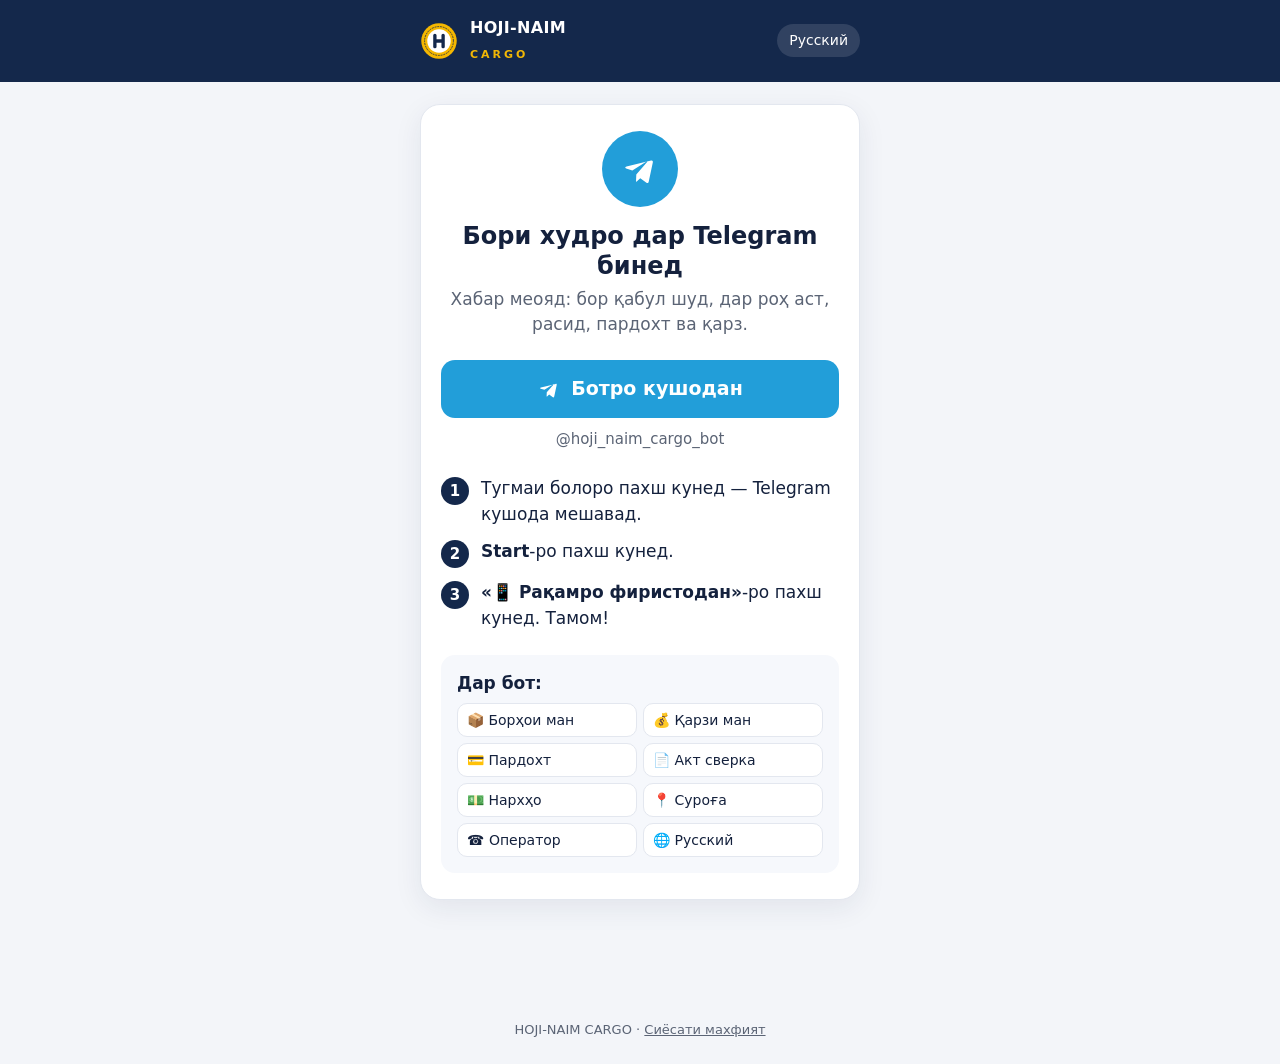
<file: telegram.html>
<!doctype html>
<html lang="tg">
<head>
  <meta charset="utf-8">
  <meta name="viewport" content="width=device-width, initial-scale=1, viewport-fit=cover">
  <meta name="theme-color" content="#14284B">
  <meta name="description" content="HOJI-NAIM CARGO — хабарҳо дар бораи бори шумо дар Telegram.">
  <title>HOJI-NAIM CARGO · Telegram</title>
  <link rel="icon" href="assets/favicon.svg?v=2" type="image/svg+xml">
  <link rel="apple-touch-icon" href="assets/apple-touch-icon.png">
  <style>
    :root { --navy: #14284B; --gold: #F2B705; --bg: #f3f5f9; --card: #fff; --text: #14213d; --muted: #5b6475; --line: #e3e7ef; --tg: #229ED9; }
    * { box-sizing: border-box; }
    html, body { margin: 0; }
    body { min-height: 100vh; background: var(--bg); color: var(--text); font: 17px/1.5 system-ui, -apple-system, "Segoe UI", Roboto, Arial, sans-serif; display: flex; flex-direction: column; }
    header { background: var(--navy); color: #fff; padding: 16px; }
    .brand { max-width: 440px; margin: 0 auto; display: flex; align-items: center; gap: 12px; }
    .logo { width: 38px; height: 38px; border-radius: 10px; background: #fff; color: var(--navy); font-weight: 800; font-size: 19px; display: grid; place-items: center; }
    .logo { background: none; border-radius: 50%; }
    .logo img { width: 100%; height: 100%; display: block; }
    .brand b { display: block; font-size: 16px; letter-spacing: .3px; }
    .brand small { color: var(--gold); letter-spacing: 3px; font-size: 11px; font-weight: 700; }
    .lang { margin-left: auto; background: rgba(255,255,255,.12); color: #fff; border: 0; border-radius: 999px; padding: 6px 12px; font: inherit; font-size: 14px; cursor: pointer; }
    main { flex: 1; padding: 22px 16px 120px; }
    .card { max-width: 440px; margin: 0 auto; background: var(--card); border: 1px solid var(--line); border-radius: 20px; padding: 26px 20px; box-shadow: 0 8px 28px rgba(20, 40, 75, .08); text-align: center; }
    .bot { width: 76px; height: 76px; border-radius: 50%; margin: 0 auto 14px; background: var(--tg); display: grid; place-items: center; }
    .bot svg { width: 40px; height: 40px; fill: #fff; }
    h1 { font-size: 24px; line-height: 1.25; margin: 0 0 6px; }
    .sub { margin: 0 0 22px; color: var(--muted); }
    .go { display: flex; align-items: center; justify-content: center; gap: 10px; min-height: 58px; border-radius: 14px; background: var(--tg); color: #fff; font-weight: 700; font-size: 19px; text-decoration: none; }
    .go svg { width: 24px; height: 24px; fill: #fff; }
    .handle { margin: 10px 0 0; color: var(--muted); font-size: 15px; }
    ol { text-align: left; margin: 26px 0 0; padding: 0; list-style: none; display: grid; gap: 12px; counter-reset: s; }
    ol li { display: flex; gap: 12px; align-items: flex-start; counter-increment: s; }
    ol li::before { content: counter(s); flex: none; width: 28px; height: 28px; border-radius: 50%; background: var(--navy); color: #fff; font-weight: 700; font-size: 15px; display: grid; place-items: center; margin-top: 1px; }
    .get { text-align: left; margin: 24px 0 0; padding: 16px; background: #f6f8fc; border-radius: 14px; }
    .get b { display: block; margin-bottom: 6px; }
    .grid { display: grid; grid-template-columns: 1fr 1fr; gap: 6px; }
    .grid span { background: #fff; border: 1px solid var(--line); border-radius: 10px; padding: 7px 9px; font-size: 14px; line-height: 1.3; }
    body.ru .grid[data-l="ru"] { display: grid; }
    footer { text-align: center; color: var(--muted); font-size: 13px; padding: 0 16px 24px; }
    footer a { color: inherit; }
    [data-l="ru"] { display: none; }
    body.ru [data-l="ru"] { display: revert; }
    body.ru [data-l="tg"] { display: none; }
  </style>
</head>
<body>
  <header><div class="brand"><div class="logo"><img src="assets/logo.svg" alt="" width="40" height="40"></div><div><b>HOJI-NAIM</b><small>CARGO</small></div><button class="lang" id="lang" type="button"><span data-l="tg">Русский</span><span data-l="ru">Тоҷикӣ</span></button></div></header>
  <main>
    <div class="card">
      <div class="bot"><svg viewBox="0 0 24 24" aria-hidden="true"><path d="M9.78 15.27 9.6 19.6c.38 0 .55-.17.75-.36l1.8-1.73 3.73 2.73c.68.38 1.17.18 1.35-.63l2.45-11.5c.25-1.02-.39-1.42-1.05-1.17L3.9 10.5c-.98.39-.97.95-.17 1.2l3.67 1.14 8.52-5.37c.4-.24.77-.11.47.16"/></svg></div>
      <h1><span data-l="tg">Бори худро дар Telegram бинед</span><span data-l="ru">Ваши грузы в Telegram</span></h1>
      <p class="sub"><span data-l="tg">Хабар меояд: бор қабул шуд, дар роҳ аст, расид, пардохт ва қарз.</span><span data-l="ru">Уведомления: груз принят, в пути, прибыл, оплата и долг.</span></p>
      <a class="go" href="https://t.me/hoji_naim_cargo_bot" rel="noopener"><svg viewBox="0 0 24 24" aria-hidden="true"><path d="M9.78 15.27 9.6 19.6c.38 0 .55-.17.75-.36l1.8-1.73 3.73 2.73c.68.38 1.17.18 1.35-.63l2.45-11.5c.25-1.02-.39-1.42-1.05-1.17L3.9 10.5c-.98.39-.97.95-.17 1.2l3.67 1.14 8.52-5.37c.4-.24.77-.11.47.16"/></svg><span data-l="tg">Ботро кушодан</span><span data-l="ru">Открыть бота</span></a>
      <p class="handle">@hoji_naim_cargo_bot</p>
      <ol>
        <li><span data-l="tg">Тугмаи болоро пахш кунед — Telegram кушода мешавад.</span><span data-l="ru">Нажмите кнопку выше — откроется Telegram.</span></li>
        <li><span data-l="tg"><b>Start</b>-ро пахш кунед.</span><span data-l="ru">Нажмите <b>Start</b>.</span></li>
        <li><span data-l="tg"><b>«📱 Рақамро фиристодан»</b>-ро пахш кунед. Тамом!</span><span data-l="ru">Нажмите <b>«📱 Отправить номер»</b>. Готово!</span></li>
      </ol>
      <div class="get">
        <b><span data-l="tg">Дар бот:</span><span data-l="ru">В боте:</span></b>
        <div class="grid" data-l="tg"><span>📦 Борҳои ман</span><span>💰 Қарзи ман</span><span>💳 Пардохт</span><span>📄 Акт сверка</span><span>💵 Нархҳо</span><span>📍 Суроға</span><span>☎️ Оператор</span><span>🌐 Русский</span></div>
        <div class="grid" data-l="ru"><span>📦 Мои грузы</span><span>💰 Мой долг</span><span>💳 Оплата</span><span>📄 Акт сверки</span><span>💵 Цены</span><span>📍 Адрес</span><span>☎️ Оператор</span><span>🌐 Тоҷикӣ</span></div>
      </div>
    </div>
  </main>
  <footer>HOJI-NAIM CARGO · <a href="privacy.html"><span data-l="tg">Сиёсати махфият</span><span data-l="ru">Конфиденциальность</span></a></footer>
  <script>
    (function () {
      var ru = false;
      try { ru = localStorage.getItem("hn-tg-page-lang") === "ru" || (!localStorage.getItem("hn-tg-page-lang") && /^ru/i.test(navigator.language || "")); } catch (e) {}
      function set(v) { ru = v; document.body.classList.toggle("ru", ru); document.documentElement.lang = ru ? "ru" : "tg"; try { localStorage.setItem("hn-tg-page-lang", ru ? "ru" : "tg"); } catch (e) {} }
      set(ru);
      document.getElementById("lang").addEventListener("click", function () { set(!ru); });
    })();
  </script>
</body>
</html>
</file>
<file: style.css>
/* HOJI-NAIM CARGO — design system
   Corporate: deep navy + gold, cool neutrals. Excel green is used ONLY inside .xl (Дафтари Excel). */
:root {
  --navy-900: #0E1B33; --navy-800: #14284B; --navy-700: #1F3864; --navy-600: #2B4A80; --navy-100: #E6ECF6; --navy-50: #F2F5FB;
  --gold: #F4B400; --gold-600: #C99300; --gold-100: #FFF4D1;
  --bg: #F4F6F9; --surface: #FFFFFF; --line: #E2E7EF; --line-strong: #CDD5E1;
  --text: #121B2B; --text-2: #3D4A60; --muted: #6B778C;
  --ok: #1B7F4B; --ok-bg: #E4F5EC; --warn: #9A6200; --warn-bg: #FFF3D6; --bad: #C0392B; --bad-bg: #FDECEA; --info: #2856A6; --info-bg: #E7EEFB;
  --radius: 12px; --radius-sm: 8px;
  --shadow-sm: 0 1px 2px rgba(14, 27, 51, .06);
  --shadow: 0 1px 2px rgba(14, 27, 51, .05), 0 6px 20px -8px rgba(14, 27, 51, .12);
  --shadow-lg: 0 24px 60px -20px rgba(14, 27, 51, .35);
  --font: "Segoe UI", system-ui, -apple-system, "Helvetica Neue", Roboto, "Noto Sans", Arial, sans-serif;
  --sidebar: 248px;
  color-scheme: light;
}
* { box-sizing: border-box; }
html { -webkit-text-size-adjust: 100%; }
body { margin: 0; font: 14px/1.5 var(--font); color: var(--text); background: var(--bg); -webkit-font-smoothing: antialiased; }
h1, h2, h3 { margin: 0; line-height: 1.25; text-wrap: balance; letter-spacing: -.01em; }
p { margin: 0; }
svg { width: 18px; height: 18px; fill: none; stroke: currentColor; stroke-width: 1.8; stroke-linecap: round; stroke-linejoin: round; flex: none; }
button, input, select, textarea { font: inherit; color: inherit; }
a { color: var(--navy-600); }
.hidden, .perm-hidden { display: none !important; }
.muted { color: var(--muted); }
.neg { color: var(--bad) !important; }
.nowrap { white-space: nowrap; }
.code { font-family: ui-monospace, "Cascadia Mono", Consolas, monospace; font-size: 12.5px; color: var(--text-2); }
:focus-visible { outline: 2px solid var(--navy-600); outline-offset: 2px; }
@media (prefers-reduced-motion: reduce) { *, *::before, *::after { animation: none !important; transition: none !important; } }

/* ---------- Boot ---------- */
/* Loading screen: logo inside two turning rings (gold and light blue) */
.boot { position: fixed; inset: 0; display: grid; place-content: center; justify-items: center; gap: 0; background: radial-gradient(circle at 50% 45%, #1B3463, #0B1730 70%); color: #C9D4E8; z-index: 50; text-align: center; }
.boot-ring { position: relative; width: 150px; height: 150px; display: grid; place-items: center; }
.boot-ring::before, .boot-ring::after { content: ""; position: absolute; inset: 0; border-radius: 50%; border: 4px solid transparent; border-top-color: #F5B700; border-right-color: #F5B700; animation: bootSpin 1.1s linear infinite; }
.boot-ring::after { inset: 16px; border-top-color: #7DD3FC; border-right-color: transparent; border-left-color: #7DD3FC; animation-duration: 1.6s; animation-direction: reverse; }
.boot-mark { width: 72px; height: 72px; border-radius: 20px; display: grid; place-items: center; background: #F5B700; color: #0E1F3D; font-weight: 900; font-size: 36px; box-shadow: 0 14px 34px rgba(245,183,0,.35); }
.boot-name { margin-top: 26px; color: #fff; font-weight: 900; font-size: 20px; letter-spacing: .14em; }
.boot-name small { display: block; margin-top: 4px; color: #F5B700; font-size: 11px; letter-spacing: .5em; }
.boot > span { margin-top: 16px; font-size: 14px; letter-spacing: .03em; opacity: .85; }
@keyframes bootSpin { to { transform: rotate(360deg); } }
@media (prefers-reduced-motion: reduce) { .boot-ring::before, .boot-ring::after { animation-duration: 3s; } }
@keyframes pulse { 50% { transform: scale(.94); opacity: .8; } }

/* ---------- Buttons & fields ---------- */
.btn { display: inline-flex; align-items: center; justify-content: center; gap: 8px; height: 38px; padding: 0 16px; border-radius: 9px; border: 1px solid transparent; font-weight: 600; cursor: pointer; white-space: nowrap; transition: background .15s, border-color .15s, box-shadow .15s, transform .05s; text-decoration: none; }
.btn:active { transform: translateY(1px); }
.btn:disabled { opacity: .55; cursor: not-allowed; }
.btn svg { width: 17px; height: 17px; }
.btn-primary { background: var(--navy-700); color: #fff; box-shadow: var(--shadow-sm); }
.btn-primary:hover:not(:disabled) { background: var(--navy-800); }
.btn-ghost { background: var(--surface); border-color: var(--line-strong); color: var(--text); }
.btn-ghost:hover:not(:disabled) { background: var(--navy-50); border-color: var(--navy-600); }
.btn-soft { background: var(--navy-100); color: var(--navy-700); }
.btn-soft:hover { background: #d8e1f0; }
.btn-danger { background: var(--bad); color: #fff; }
.btn-danger:hover { background: #a3301f; }
.btn-danger-soft { background: var(--bad-bg); color: var(--bad); }
.btn-danger-soft:hover { background: #fadad5; }
.btn-block { width: 100%; height: 44px; }
.btn-xs { height: 30px; padding: 0 11px; font-size: 12.5px; border-radius: 7px; }
.icon-btn { width: 38px; height: 38px; display: inline-grid; place-items: center; border-radius: 9px; border: 1px solid var(--line); background: var(--surface); color: var(--text-2); cursor: pointer; transition: background .15s, color .15s; }
.icon-btn:hover:not(:disabled) { background: var(--navy-50); color: var(--navy-700); }
.icon-btn:disabled { opacity: .4; cursor: not-allowed; }
.icon-btn.sm { width: 30px; height: 30px; border-radius: 7px; }
.icon-btn.sm svg { width: 15px; height: 15px; }
.icon-btn.danger:hover:not(:disabled) { background: var(--bad-bg); color: var(--bad); border-color: #f3c2bb; }
.icon-btn.on-dark { background: transparent; border-color: rgba(255,255,255,.14); color: #C9D4E8; }
.icon-btn.on-dark:hover { background: rgba(255,255,255,.08); color: #fff; }
.icon-btn.spin svg { animation: spin .8s linear infinite; }
@keyframes spin { to { transform: rotate(360deg); } }
.link-btn { background: none; border: 0; padding: 0; color: var(--navy-600); font-weight: 600; cursor: pointer; display: inline-flex; align-items: center; gap: 4px; text-decoration: none; }
.link-btn:hover { color: var(--navy-800); text-decoration: underline; }
.link-btn svg { width: 15px; height: 15px; }

.field { display: grid; gap: 6px; min-width: 0; }
.field > span { font-size: 12.5px; font-weight: 600; color: var(--text-2); }
input, select, textarea { width: 100%; min-height: 38px; padding: 8px 11px; border: 1px solid var(--line-strong); border-radius: 9px; background: #fff; transition: border-color .15s, box-shadow .15s; }
textarea { resize: vertical; min-height: 64px; }
input:focus, select:focus, textarea:focus { outline: none; border-color: var(--navy-600); box-shadow: 0 0 0 3px rgba(43, 74, 128, .15); }
input.auto { background: var(--gold-100); border-color: #ecd38a; }
input[readonly] { background: var(--navy-50); }
select { appearance: none; padding-right: 32px; background: #fff url("data:image/svg+xml,%3Csvg xmlns='http://www.w3.org/2000/svg' width='12' height='12' viewBox='0 0 24 24' fill='none' stroke='%236B778C' stroke-width='2.5' stroke-linecap='round'%3E%3Cpath d='m6 9 6 6 6-6'/%3E%3C/svg%3E") no-repeat right 11px center; }
.form-msg { min-height: 20px; font-size: 13px; color: var(--text-2); }
.form-msg[data-kind="error"] { color: var(--bad); font-weight: 600; }
.form-msg[data-kind="ok"] { color: var(--ok); font-weight: 600; }
.hint { font-size: 12.5px; color: var(--muted); }
.eyebrow { font-size: 11.5px; font-weight: 700; letter-spacing: .09em; text-transform: uppercase; color: var(--muted); }
.eyebrow.on-dark { color: var(--gold); }

/* ---------- Auth ---------- */
.auth { min-height: 100vh; display: grid; grid-template-columns: minmax(0, 1.05fr) minmax(0, 1fr); }
.auth-side { background: radial-gradient(120% 80% at 0% 0%, #23427A 0%, var(--navy-800) 45%, var(--navy-900) 100%); color: #fff; padding: 40px 48px; display: flex; flex-direction: column; justify-content: space-between; gap: 32px; position: relative; overflow: hidden; }
.auth-side::after { content: ""; position: absolute; right: -120px; bottom: -120px; width: 360px; height: 360px; border-radius: 50%; border: 48px solid rgba(244, 180, 0, .08); }
.auth-copy { max-width: 470px; display: grid; gap: 18px; position: relative; z-index: 1; }
.auth-copy h1 { font-size: clamp(26px, 3.2vw, 38px); font-weight: 700; }
.auth-points { list-style: none; margin: 10px 0 0; padding: 0; display: grid; gap: 14px; }
.auth-points li { display: flex; gap: 14px; align-items: flex-start; }
.auth-points svg { width: 38px; height: 38px; padding: 9px; border-radius: 10px; background: rgba(255,255,255,.08); color: var(--gold); }
.auth-points b { display: block; font-size: 15px; }
.auth-points small { color: #AEBBD3; }
.auth-foot { color: #8193B3; font-size: 12.5px; position: relative; z-index: 1; }
.auth-main { display: grid; place-content: center; padding: 32px 20px; gap: 16px; }
.auth-card { width: min(400px, 100%); background: var(--surface); border: 1px solid var(--line); border-radius: 16px; padding: 32px; box-shadow: var(--shadow); display: grid; gap: 16px; }
.auth-card h2 { font-size: 24px; }
.notice { width: min(400px, 100%); background: var(--warn-bg); border: 1px solid #f0d58f; border-radius: 12px; padding: 14px 16px; font-size: 13px; }
.notice code { background: rgba(0,0,0,.06); padding: 1px 5px; border-radius: 4px; }

/* ---------- Brand ---------- */
.brand { display: flex; align-items: center; gap: 12px; color: inherit; text-decoration: none; }
.brand-mark { width: 40px; height: 40px; flex: none; border-radius: 11px; display: grid; place-items: center; background: #fff; color: var(--navy-800); font-weight: 800; font-size: 21px; box-shadow: inset 0 -3px 0 var(--gold); }
.brand-name b { display: block; font-size: 15px; letter-spacing: .06em; }
.brand-name small { display: block; font-size: 10.5px; letter-spacing: .32em; color: var(--gold); font-weight: 700; }
.brand-lg .brand-mark { width: 48px; height: 48px; font-size: 25px; }
.brand-lg .brand-name b { font-size: 18px; }

/* ---------- App shell ---------- */
.app { display: grid; grid-template-columns: var(--sidebar) minmax(0, 1fr); min-height: 100vh; background: linear-gradient(to right, var(--navy-800) var(--sidebar), transparent 0); }
.sidebar { position: sticky; top: 0; height: 100vh; display: flex; flex-direction: column; gap: 22px; padding: 22px 14px 16px; background: var(--navy-800); color: #fff; overflow-y: auto; z-index: 30; }
.sidebar .brand { padding: 2px 8px 6px; }
.nav { display: grid; gap: 3px; }
.nav-item { position: relative; display: flex; align-items: center; gap: 12px; padding: 10px 12px; border-radius: 9px; color: #B7C3D9; text-decoration: none; font-weight: 600; transition: background .15s, color .15s; }
.nav-item svg { width: 19px; height: 19px; }
.nav-item:hover { background: rgba(255,255,255,.06); color: #fff; }
.nav-item.active { background: rgba(255,255,255,.1); color: #fff; }
.nav-item.active::before { content: ""; position: absolute; left: -14px; top: 9px; bottom: 9px; width: 3px; border-radius: 0 3px 3px 0; background: var(--gold); }
.nav-item.active svg { color: var(--gold); }
.nav-item[data-view="admin"] { margin-top: 10px; }
.nav-item[data-view="admin"]::after { content: ""; position: absolute; left: 12px; right: 12px; top: -7px; border-top: 1px solid rgba(255,255,255,.1); }
.nav-count { margin-left: auto; font-style: normal; font-size: 11.5px; font-weight: 700; min-width: 22px; padding: 1px 7px; border-radius: 20px; background: rgba(255,255,255,.1); color: #DCE4F2; text-align: center; }
.nav-count:empty { display: none; }
.side-user { margin-top: auto; display: flex; align-items: center; gap: 10px; padding: 12px 8px 0; border-top: 1px solid rgba(255,255,255,.1); }
.avatar { width: 36px; height: 36px; flex: none; border-radius: 50%; display: grid; place-items: center; background: var(--gold); color: var(--navy-900); font-weight: 800; }
.side-user-text { min-width: 0; flex: 1; }
.side-user-text b { display: block; font-size: 13px; white-space: nowrap; overflow: hidden; text-overflow: ellipsis; }
.side-user-text small { display: flex; align-items: center; gap: 6px; color: #9FAECA; font-size: 11.5px; }
.dot { width: 7px; height: 7px; border-radius: 50%; background: #8193B3; flex: none; }
.dot[data-kind="ok"] { background: #3DD68C; } .dot[data-kind="busy"] { background: var(--gold); animation: pulse 1s infinite; } .dot[data-kind="error"] { background: #FF6B5B; }
.scrim { display: none; }
.main { min-width: 0; display: flex; flex-direction: column; }
.topbar { position: sticky; top: 0; z-index: 20; display: flex; align-items: center; gap: 14px; padding: 16px 32px; background: rgba(244, 246, 249, .88); backdrop-filter: saturate(1.4) blur(10px); -webkit-backdrop-filter: saturate(1.4) blur(10px); border-bottom: 1px solid var(--line); }
.menu-btn { display: none; }
.topbar-title { min-width: 0; flex: 1; }
.topbar-title h1 { font-size: 21px; font-weight: 700; }
.topbar-title p { font-size: 13px; white-space: nowrap; overflow: hidden; text-overflow: ellipsis; }
.topbar-actions { display: flex; gap: 10px; align-items: center; }
#views { padding: 24px 32px 48px; }
.view { display: none; flex-direction: column; gap: 18px; animation: rise .25s ease-out; }
.view.active { display: flex; }
@keyframes rise { from { opacity: 0; transform: translateY(6px); } }
.view-head { display: flex; align-items: flex-end; justify-content: space-between; gap: 16px; flex-wrap: wrap; }
.view-head h2 { font-size: 24px; }
.empty-state { margin: 64px auto; max-width: 460px; text-align: center; display: grid; gap: 12px; justify-items: center; padding: 0 20px; }
.empty-state svg { width: 52px; height: 52px; color: var(--navy-600); }
.empty-state p { color: var(--muted); }

/* ---------- Segmented, tabs ---------- */
.seg { display: inline-flex; background: #E8ECF2; border-radius: 10px; padding: 3px; gap: 2px; flex-wrap: wrap; }
.seg button { border: 0; background: transparent; padding: 6px 13px; border-radius: 8px; font-weight: 600; font-size: 13px; color: var(--text-2); cursor: pointer; display: inline-flex; gap: 6px; align-items: center; }
.seg button:hover { color: var(--text); }
.seg button.on { background: #fff; color: var(--navy-800); box-shadow: var(--shadow-sm); }
.seg em { font-style: normal; font-size: 11.5px; padding: 0 7px; border-radius: 10px; background: rgba(31, 56, 100, .1); }
.seg button.on em { background: var(--navy-700); color: #fff; }
.tabs { display: flex; gap: 4px; border-bottom: 1px solid var(--line); }
.tab { display: inline-flex; align-items: center; gap: 8px; padding: 10px 16px; border: 0; background: none; font-weight: 600; color: var(--muted); cursor: pointer; border-bottom: 2px solid transparent; margin-bottom: -1px; }
.tab:hover { color: var(--text); }
.tab.on { color: var(--navy-800); border-color: var(--gold); }
.rtab { display: flex; flex-direction: column; gap: 18px; }

/* ---------- KPIs ---------- */
.kpis { display: grid; grid-template-columns: repeat(4, minmax(0, 1fr)); gap: 14px; }
.kpis-3 { grid-template-columns: repeat(3, minmax(0, 1fr)); }
.kpi { background: var(--surface); border: 1px solid var(--line); border-radius: var(--radius); padding: 16px 18px; display: grid; gap: 4px; box-shadow: var(--shadow-sm); min-width: 0; }
.kpi > span { font-size: 12.5px; font-weight: 600; color: var(--muted); }
.kpi strong { font-size: 26px; font-weight: 700; letter-spacing: -.02em; font-variant-numeric: tabular-nums; white-space: nowrap; overflow: hidden; text-overflow: ellipsis; }
.kpi small { color: var(--muted); font-size: 12px; }
.kpi-accent { background: var(--navy-800); border-color: var(--navy-800); color: #fff; }
.kpi-accent > span, .kpi-accent small { color: #AFBDD6; }
.kpi-accent strong { color: #fff; }
.kpi-accent { box-shadow: inset 0 -3px 0 var(--gold), var(--shadow); }
.kpi-danger strong { color: var(--bad); }
.mini-kpis { display: grid; grid-template-columns: repeat(4, minmax(0, 1fr)); background: var(--surface); border: 1px solid var(--line); border-radius: var(--radius); box-shadow: var(--shadow-sm); }
.mini-kpis > div { padding: 12px 18px; display: grid; gap: 1px; min-width: 0; }
.mini-kpis > div + div { border-left: 1px solid var(--line); }
.mini-kpis span { font-size: 12px; font-weight: 600; color: var(--muted); }
.mini-kpis b { font-size: 19px; font-variant-numeric: tabular-nums; }
.mini-kpis small { font-size: 11.5px; color: var(--muted); white-space: nowrap; overflow: hidden; text-overflow: ellipsis; }

/* ---------- Panels ---------- */
.grid-2 { display: grid; grid-template-columns: minmax(0, 1.5fr) minmax(0, 1fr); gap: 14px; }
.panel { background: var(--surface); border: 1px solid var(--line); border-radius: var(--radius); padding: 18px 20px; box-shadow: var(--shadow-sm); display: flex; flex-direction: column; gap: 14px; min-width: 0; }
.panel.flush { padding: 0; gap: 0; overflow: hidden; }
.panel-head { display: flex; justify-content: space-between; align-items: flex-start; gap: 12px; flex-wrap: wrap; }
.panel-head.pad { padding: 16px 20px; border-bottom: 1px solid var(--line); }
.panel-head h3 { font-size: 15.5px; font-weight: 700; }
.panel-head p { font-size: 12.5px; }
.legend { display: flex; gap: 14px; font-size: 12.5px; color: var(--muted); }
.lg::before { content: ""; display: inline-block; width: 10px; height: 10px; border-radius: 3px; margin-right: 6px; vertical-align: -1px; }
.lg-income::before { background: var(--navy-700); } .lg-expense::before { background: var(--gold); }
.chart svg { width: 100%; height: auto; display: block; }
.chart .grid { stroke: var(--line); stroke-width: 1; }
.chart .axis { fill: var(--muted); font-size: 11px; stroke: none; font-family: var(--font); }
.chart .bar-income { fill: var(--navy-700); stroke: none; }
.chart .bar-expense { fill: var(--gold); stroke: none; }
.rank { list-style: none; margin: 0; padding: 0; display: grid; gap: 4px; }
.rank-row { width: 100%; display: grid; grid-template-columns: minmax(0, 1fr) auto; gap: 2px 12px; text-align: left; padding: 9px 10px; border: 0; border-radius: 9px; background: none; cursor: pointer; }
.rank-row:hover { background: var(--navy-50); }
.rank-name b { display: block; font-size: 13.5px; white-space: nowrap; overflow: hidden; text-overflow: ellipsis; }
.rank-name small { color: var(--muted); font-size: 12px; }
.rank-val { font-weight: 700; color: var(--bad); font-variant-numeric: tabular-nums; align-self: center; }
.rank-bar { grid-column: 1 / -1; height: 4px; border-radius: 4px; background: var(--line); overflow: hidden; }
.rank-bar i { display: block; height: 100%; background: linear-gradient(90deg, #E8796D, var(--bad)); border-radius: 4px; }
.empty { padding: 28px 20px; text-align: center; color: var(--muted); }
.btn-row { display: flex; gap: 10px; flex-wrap: wrap; }
.checks { list-style: none; padding: 0; margin: 0; display: grid; gap: 10px; }
.checks li { display: flex; gap: 12px; align-items: flex-start; }
.checks li > b { width: 24px; height: 24px; flex: none; border-radius: 50%; display: grid; place-items: center; font-size: 13px; }
.checks li.ok > b { background: var(--ok-bg); color: var(--ok); }
.checks li.warn > b { background: var(--warn-bg); color: var(--warn); }
.checks strong { display: block; font-size: 13.5px; }
.checks small { color: var(--muted); font-size: 12.5px; word-break: break-word; }

/* ---------- Toolbar ---------- */
.toolbar { display: flex; gap: 10px; align-items: center; flex-wrap: wrap; }
.toolbar > select { width: auto; min-width: 150px; }
.search { position: relative; flex: 1 1 260px; min-width: 200px; display: block; }
.search svg { position: absolute; left: 11px; top: 50%; transform: translateY(-50%); color: var(--muted); width: 17px; height: 17px; pointer-events: none; }
.search input { padding-left: 36px; }
.search.sm { flex: 0 1 240px; min-width: 180px; }
.date-range { display: inline-flex; align-items: center; gap: 6px; }
.date-range input { width: 150px; }
.date-range span { color: var(--muted); }
.summary-strip, .cat-chips { display: flex; gap: 8px; flex-wrap: wrap; }
.chip { display: inline-flex; align-items: baseline; gap: 7px; padding: 6px 12px; background: var(--surface); border: 1px solid var(--line); border-radius: 30px; font-variant-numeric: tabular-nums; }
.chip small { color: var(--muted); font-size: 12px; }
.chip b { font-size: 13px; }
.chip.neg b { color: var(--bad); }
.chip-btn { cursor: pointer; font: inherit; }
.chip-btn:hover { border-color: var(--navy-600); }
.chip-btn.on { background: var(--navy-700); border-color: var(--navy-700); color: #fff; }
.chip-btn.on small { color: #C9D4E8; }

/* ---------- Tables ---------- */
.table-wrap { overflow-x: auto; -webkit-overflow-scrolling: touch; }
.tbl { width: 100%; border-collapse: separate; border-spacing: 0; font-size: 13.5px; }
.tbl th { position: sticky; top: 0; background: #F7F9FC; text-align: left; font-size: 11.5px; font-weight: 700; letter-spacing: .04em; text-transform: uppercase; color: var(--muted); padding: 11px 12px; border-bottom: 1px solid var(--line); white-space: nowrap; }
.tbl td { padding: 11px 12px; border-bottom: 1px solid #EEF1F5; vertical-align: middle; white-space: nowrap; }
.tbl tbody tr:last-child td { border-bottom: 0; }
.tbl tbody tr { transition: background .1s; }
.tbl tbody tr:hover { background: #F8FAFD; }
.tbl-click tbody tr, .tbl tr.clickable, .tbl tr[data-ship] { cursor: pointer; }
.tbl .num { text-align: right; font-variant-numeric: tabular-nums; white-space: nowrap; }
.tbl td.muted { max-width: 280px; white-space: nowrap; overflow: hidden; text-overflow: ellipsis; }
.tbl .acts { text-align: right; white-space: nowrap; }
.tbl .acts > * + * { margin-left: 6px; }
.tbl tfoot td { background: #F7F9FC; font-weight: 700; border-top: 1px solid var(--line); border-bottom: 0; }
.tbl select.role-select { min-width: 140px; min-height: 32px; padding-top: 4px; padding-bottom: 4px; }
.panel.flush > .table-wrap { max-height: calc(100vh - 260px); }
.pill { display: inline-flex; align-items: center; gap: 6px; padding: 3px 10px; border-radius: 20px; font-size: 12px; font-weight: 700; white-space: nowrap; }
.pill::before { content: ""; width: 6px; height: 6px; border-radius: 50%; background: currentColor; }
.pay-paid { background: var(--ok-bg); color: var(--ok); }
.pay-partial { background: var(--warn-bg); color: var(--warn); }
.pay-unpaid { background: var(--bad-bg); color: var(--bad); }
.wh-in_warehouse { background: var(--info-bg); color: var(--info); }
.wh-delivered { background: #EEF0F3; color: #55606F; }
.wh-unknown { background: var(--warn-bg); color: var(--warn); }
.role-owner, .role-admin { background: var(--navy-100); color: var(--navy-700); }
.role-accountant { background: var(--ok-bg); color: var(--ok); }
.role-operator { background: var(--info-bg); color: var(--info); }
.role-customer { background: #EEF0F3; color: #55606F; }

/* ---------- Quick expense form ---------- */
.quick-form { display: grid; grid-template-columns: 150px minmax(140px, 1fr) 120px 92px 100px minmax(160px, 1.4fr) auto; gap: 10px; align-items: end; }

/* ---------- Dialogs ---------- */
dialog { border: 0; padding: 0; color: var(--text); background: transparent; max-width: calc(100vw - 24px); }
dialog::backdrop { background: rgba(14, 27, 51, .45); backdrop-filter: blur(2px); }
.modal { width: 520px; border-radius: 16px; background: var(--surface); box-shadow: var(--shadow-lg); max-height: calc(100vh - 32px); }
.modal[open] { animation: pop .18s ease-out; }
@keyframes pop { from { opacity: 0; transform: translateY(8px) scale(.98); } }
.modal-lg { width: 760px; }
.modal-sm { width: 420px; }
.modal-body { padding: 22px 24px; display: grid; gap: 14px; }
.modal-head { display: flex; justify-content: space-between; align-items: flex-start; gap: 12px; }
.modal-head h2 { font-size: 20px; }
.modal-foot { display: flex; justify-content: flex-end; gap: 10px; padding-top: 6px; position: sticky; bottom: -22px; background: var(--surface); padding-bottom: 2px; }
.confirm-text { color: var(--text-2); white-space: pre-line; }
fieldset { border: 1px solid var(--line); border-radius: 12px; padding: 14px 16px 16px; margin: 0; display: grid; grid-template-columns: repeat(2, minmax(0, 1fr)); gap: 12px; }
legend { padding: 0 6px; font-size: 12px; font-weight: 700; letter-spacing: .08em; text-transform: uppercase; color: var(--navy-600); }
.span-2 { grid-column: 1 / -1; }
.dims { display: grid; grid-template-columns: repeat(3, minmax(0, 1fr)); gap: 12px; }
.grid-fields { display: grid; grid-template-columns: repeat(2, minmax(0, 1fr)); gap: 12px; }
.calc { background: var(--navy-50); border: 1px solid var(--navy-100); border-radius: 12px; padding: 12px; }
.calc-grid { display: grid; grid-template-columns: 1fr 1fr 1.3fr; gap: 10px; }
.calc-grid > div { background: #fff; border: 1px solid var(--line); border-radius: 10px; padding: 10px 12px; display: grid; gap: 1px; min-width: 0; }
.calc-grid > div.on { border-color: var(--navy-600); box-shadow: 0 0 0 1px var(--navy-600); }
.calc-grid small { font-size: 11.5px; color: var(--muted); font-weight: 600; }
.calc-grid b { font-size: 17px; font-variant-numeric: tabular-nums; }
.calc-grid span { font-size: 11.5px; color: var(--muted); overflow-wrap: anywhere; }
.calc-grid .calc-total { background: var(--navy-800); border-color: var(--navy-800); color: #fff; box-shadow: inset 0 -3px 0 var(--gold); }
.calc-grid .calc-total small, .calc-grid .calc-total span { color: #B7C3D9; }
.calc-prev { margin-top: 8px; font-size: 12.5px; color: var(--text-2); }
.debt-box { background: var(--navy-50); border-radius: 12px; padding: 12px 14px; display: grid; gap: 4px; }
.debt-row { display: flex; justify-content: space-between; font-size: 13px; font-variant-numeric: tabular-nums; }
.debt-row.big { font-size: 15px; padding-top: 4px; border-top: 1px dashed var(--line-strong); margin-top: 2px; }
.progress { height: 6px; border-radius: 6px; background: var(--line); overflow: hidden; }
.progress i { display: block; height: 100%; background: var(--ok); border-radius: 6px; transition: width .3s; }

/* Drawer (shipment details) */
.drawer { margin: 0 0 0 auto; height: 100vh; max-height: 100vh; width: 520px; background: var(--surface); box-shadow: var(--shadow-lg); }
.drawer[open] { animation: slide .22s ease-out; }
@keyframes slide { from { transform: translateX(40px); opacity: 0; } }
.drawer-body { padding: 22px 24px 32px; display: grid; gap: 16px; }
.detail-pills { display: flex; gap: 8px; flex-wrap: wrap; }
.detail-money { display: grid; grid-template-columns: repeat(3, 1fr); gap: 10px; }
.detail-money > div { background: var(--navy-50); border-radius: 10px; padding: 10px 12px; }
.detail-money small { display: block; font-size: 11.5px; color: var(--muted); font-weight: 600; }
.detail-money b { font-size: 17px; font-variant-numeric: tabular-nums; }
.detail-actions { display: flex; flex-wrap: wrap; gap: 8px; }
.detail-actions .btn { height: 34px; padding: 0 12px; font-size: 13px; }
.detail-grid { margin: 0; display: grid; grid-template-columns: 1fr 1fr; gap: 0; border: 1px solid var(--line); border-radius: 12px; overflow: hidden; }
.detail-grid > div { padding: 9px 12px; border-bottom: 1px solid var(--line); min-width: 0; }
.detail-grid > div:nth-child(odd) { border-right: 1px solid var(--line); }
.detail-grid dt { font-size: 11.5px; color: var(--muted); font-weight: 600; }
.detail-grid dd { margin: 0; font-weight: 600; overflow-wrap: anywhere; }
.detail-notes { background: var(--gold-100); border-radius: 10px; padding: 10px 12px; }
.detail-notes small { font-weight: 700; color: var(--warn); font-size: 11.5px; }
.detail-h { font-size: 14px; margin-top: 4px; }
.timeline { list-style: none; margin: 0; padding: 0; display: grid; gap: 0; }
.timeline > li { display: grid; grid-template-columns: 18px 1fr; gap: 10px; padding-bottom: 12px; position: relative; }
.timeline > li:not(:last-child)::before { content: ""; position: absolute; left: 5px; top: 14px; bottom: 0; width: 2px; background: var(--line); }
.tl-dot { width: 12px; height: 12px; border-radius: 50%; background: var(--navy-600); margin-top: 4px; box-shadow: 0 0 0 3px var(--navy-100); }
.tl-dot.ok { background: var(--ok); box-shadow: 0 0 0 3px var(--ok-bg); }
.timeline b { font-size: 13.5px; }
.timeline small { display: block; color: var(--muted); font-size: 12px; }
.changes { margin: 4px 0 0; padding-left: 16px; font-size: 12.5px; color: var(--text-2); }

/* Toast */
#toast { position: fixed; left: 50%; bottom: 24px; transform: translate(-50%, 20px); max-width: min(560px, calc(100vw - 32px)); padding: 12px 18px; border-radius: 12px; background: var(--navy-900); color: #fff; font-weight: 600; box-shadow: var(--shadow-lg); opacity: 0; pointer-events: none; transition: opacity .2s, transform .2s; z-index: 100; }
#toast.show { opacity: 1; transform: translate(-50%, 0); }
#toast[data-kind="ok"] { box-shadow: inset 4px 0 0 #3DD68C, var(--shadow-lg); }
#toast[data-kind="error"] { background: #7A1F14; }

/* =====================================================================
   Дафтари Excel — Microsoft Excel 365 look.
   Window: Excel green #217346. Table: Excel "Table Style Medium 7" (Accent 6 green).
   ===================================================================== */
.xl {
  --xl-green: #217346; --xl-green-dark: #185C37; --xl-sel: #217346;
  --xl-accent: #70AD47; --xl-accent-light: #E2EFDA; --xl-accent-line: #A9D08E;
  --xl-chrome: #F3F2F1; --xl-chrome-line: #E1DFDD; --xl-grid: #E1E1E1; --xl-head: #F7F7F7; --xl-head-line: #D4D4D4; --xl-head-text: #605E5C; --xl-text: #201F1E;
  border: 1px solid #C8C6C4; border-radius: 8px; overflow: hidden; background: #fff; box-shadow: 0 2px 6px rgba(0,0,0,.08), 0 12px 32px -12px rgba(0,0,0,.18);
  font-family: Aptos, Calibri, "Segoe UI", Arial, sans-serif; font-size: 14px; color: var(--xl-text); display: flex; flex-direction: column;
}
.xl ::selection { background: #C6E6D2; }
/* Title bar */
.xl-titlebar { display: flex; align-items: center; gap: 12px; height: 40px; padding: 0 14px; background: var(--xl-green); color: #fff; }
.xl-logo { width: 22px; height: 22px; border-radius: 3px; background: linear-gradient(135deg, #33C481 0 50%, #21A366 50%); display: grid; place-items: center; box-shadow: inset 0 0 0 1px rgba(0,0,0,.08); }
.xl-logo i { font-style: normal; font-weight: 800; font-size: 12px; color: #fff; background: #107C41; width: 14px; height: 14px; display: grid; place-items: center; border-radius: 2px; margin-left: -8px; }
.xl-qat svg { width: 16px; height: 16px; color: #fff; opacity: .9; }
.xl-docname { flex: 1; min-width: 0; text-align: center; font-weight: 400; font-size: 13px; white-space: nowrap; overflow: hidden; text-overflow: ellipsis; }
.xl-docname span { opacity: .85; }
.xl-saved { font-size: 12px; opacity: .85; white-space: nowrap; }
/* Ribbon tabs */
.xl-menutabs { display: flex; gap: 2px; padding: 0 8px; background: var(--xl-green); overflow-x: auto; scrollbar-width: none; }
.xl-menutabs span { padding: 6px 12px 7px; font-size: 13px; color: #fff; white-space: nowrap; user-select: none; }
.xl-menutabs span.on { background: var(--xl-chrome); color: var(--xl-green); font-weight: 600; border-radius: 4px 4px 0 0; }
/* Ribbon */
.xl-ribbon { display: flex; align-items: stretch; flex-wrap: wrap; gap: 0; padding: 6px 6px 0; background: var(--xl-chrome); border-bottom: 1px solid var(--xl-chrome-line); }
.xl-group { display: flex; flex-direction: column; justify-content: space-between; padding: 0 10px; min-height: 92px; }
.xl-group + .xl-group { border-left: 1px solid var(--xl-chrome-line); }
.xl-group-btns { display: flex; align-items: flex-start; gap: 4px; flex: 1; }
.xl-stack { display: flex; flex-direction: column; gap: 2px; }
.xl-group-label { text-align: center; font-size: 11.5px; color: var(--xl-head-text); padding: 3px 0 4px; white-space: nowrap; }
.xl-btn { display: inline-flex; align-items: center; gap: 6px; height: 28px; padding: 0 8px; border: 1px solid transparent; border-radius: 4px; background: transparent; cursor: pointer; font: inherit; font-size: 13px; color: var(--xl-text); white-space: nowrap; }
.xl-btn svg { width: 16px; height: 16px; color: var(--xl-green); }
.xl-btn:hover:not(:disabled) { background: #E1DFDD; }
.xl-btn:active:not(:disabled) { background: #D2D0CE; }
.xl-btn:disabled { opacity: .4; cursor: default; }
.xl-btn-lg { flex-direction: column; justify-content: flex-start; height: 64px; min-width: 64px; max-width: 92px; padding: 6px 6px 4px; gap: 4px; white-space: normal; text-align: center; line-height: 1.15; font-size: 12.5px; }
.xl-btn-lg svg { width: 28px; height: 28px; stroke-width: 1.6; }
/* Formula bar */
.xl-formula { display: flex; align-items: stretch; height: 30px; padding: 3px 6px; gap: 6px; background: #fff; border-bottom: 1px solid var(--xl-chrome-line); }
.xl-namebox { width: 88px; padding: 2px 8px; border: 1px solid var(--xl-head-line); font-size: 13px; display: flex; align-items: center; }
.xl-fxicons { display: flex; align-items: center; gap: 10px; padding: 0 8px; color: #A19F9D; border-right: 1px solid var(--xl-head-line); }
.xl-fxicons i { font-style: normal; font-size: 12px; }
.xl-fxicons em { font-family: "Cambria Math", Georgia, serif; font-style: italic; color: var(--xl-head-text); font-size: 14px; }
.xl-formula input { border: 0; border-radius: 0; min-height: 0; height: 100%; padding: 0 8px; background: #fff; font: inherit; font-size: 13.5px; }
.xl-formula input:focus { box-shadow: none; }
/* Sheet info strip */
.xl-meta { display: flex; flex-wrap: wrap; align-items: center; min-height: 58px; gap: 8px 18px; padding: 8px 12px; background: #fff; border-bottom: 1px solid var(--xl-chrome-line); }
.xl-meta label { display: grid; gap: 2px; font-size: 11.5px; color: var(--xl-head-text); }
.xl-meta input { min-height: 26px; height: 26px; padding: 2px 8px; border-radius: 2px; border-color: var(--xl-head-line); width: 150px; font: inherit; font-size: 13px; }
.xl-meta input:focus { border-color: var(--xl-sel); box-shadow: inset 0 0 0 1px var(--xl-sel); }
.xl-meta-info span { display: grid; font-size: 13.5px; min-width: 90px; }
.xl-meta-info small { font-size: 11.5px; color: var(--xl-head-text); }
/* Grid */
.xl-gridwrap { overflow: auto; height: min(62vh, 620px); background: #fff; position: relative; }
.xl-grid { border-collapse: collapse; table-layout: fixed; width: max-content; min-width: 100%; user-select: none; }
.xl-rhcol { width: 44px; }
.xl-grid th, .xl-grid td { border: 1px solid var(--xl-grid); height: 22px; padding: 0 5px; white-space: nowrap; overflow: hidden; text-overflow: ellipsis; font-size: 14px; }
.xl-letters th { position: sticky; top: 0; z-index: 3; height: 22px; background: var(--xl-head); color: var(--xl-head-text); font-weight: 400; text-align: center; font-size: 13px; border-color: var(--xl-head-line); }
.xl-letters th.on { background: #D3F0E0; color: var(--xl-green-dark); font-weight: 600; box-shadow: inset 0 -2px 0 var(--xl-sel); }
.xl-corner { left: 0; z-index: 4 !important; background: var(--xl-head) linear-gradient(135deg, transparent 62%, #BEBBB8 62% 74%, transparent 74%) !important; }
.xl-rh { position: sticky; left: 0; z-index: 2; background: var(--xl-head); color: var(--xl-head-text); font-weight: 400; text-align: center; font-size: 13px; border-color: var(--xl-head-line); }
.xl-rh.on { background: #D3F0E0; color: var(--xl-green-dark); font-weight: 600; box-shadow: inset -2px 0 0 var(--xl-sel); }
.xl-head td { background: var(--xl-accent); color: #fff; font-weight: 700; text-align: center; white-space: normal; line-height: 1.2; height: 36px; font-size: 13px; border-color: var(--xl-accent); border-bottom-color: var(--xl-accent-line); }
.xl-band td { background: var(--xl-accent-light); }
.xl-c { cursor: cell; font-variant-numeric: tabular-nums; }
.xl-c.sel { outline: 2px solid var(--xl-sel); outline-offset: -2px; position: relative; z-index: 1; }
.xl-c.sel::after { content: ""; position: absolute; right: -1px; bottom: -1px; width: 6px; height: 6px; background: var(--xl-sel); border: 1px solid #fff; }
.xl-num { text-align: right; }
.xl-center { text-align: center; }
.xl-text { color: #3B3A39; }
.xl-strong { font-weight: 700; }
.xl-red { color: #C00000 !important; font-weight: 700; }
.xl-in { padding: 0 !important; }
.xl-in input { border: 0; border-radius: 0; min-height: 0; height: 21px; padding: 0 5px; background: transparent; font: inherit; font-size: 14px; width: 100%; user-select: text; }
.xl-in input:focus { box-shadow: none; background: #fff; }
.xl-in.xl-num input { text-align: right; }
.xl-in input[type=number]::-webkit-inner-spin-button { display: none; }
.xl-in input[type=number] { -moz-appearance: textfield; appearance: textfield; }
.xl-del { text-align: center; padding: 0 !important; }
.xl-del button { border: 0; background: none; color: #A19F9D; cursor: pointer; width: 100%; height: 20px; font-size: 16px; line-height: 1; }
.xl-del button:hover { color: #C00000; background: #FDE7E9; }
.xl-datarow { cursor: pointer; }
.xl-datarow:hover td { background: #D3F0E0; }
.xl-datarow td[class*="wh-"] { background: #fff; }
.xl-band td[class*="wh-"] { background: var(--xl-accent-light); }
.xl-datarow:hover td[class*="wh-"] { background: #D3F0E0; }
.xl-datarow td.wh-in_warehouse { color: var(--xl-green-dark); }
.xl-datarow td.wh-delivered { color: #605E5C; }
.xl-datarow td.wh-unknown { color: #9C5700; }
.xl-total td { background: #fff; font-weight: 700; border-top: 3px double var(--xl-accent); }
.xl-filler td { background: #fff; }
.xl-empty { padding: 8px 14px; color: var(--xl-head-text); background: #FFF8E1; border-top: 1px solid #F3E2A9; font-size: 13px; }
/* Sheet tabs */
.xl-tabsbar { display: flex; align-items: stretch; background: var(--xl-chrome); border-top: 1px solid var(--xl-head-line); min-height: 32px; }
.xl-tabnav { flex: none; width: 26px; border: 0; background: transparent; color: #A19F9D; font-size: 9px; cursor: pointer; }
.xl-tabnav:hover { color: var(--xl-text); background: #E1DFDD; }
.xl-tabs { display: flex; overflow-x: auto; flex: 0 1 auto; min-width: 0; scrollbar-width: none; padding-left: 4px; }
.xl-tabs::-webkit-scrollbar { display: none; }
.xl-tab { flex: none; position: relative; padding: 0 16px; min-height: 31px; border: 0; background: transparent; color: #3B3A39; cursor: pointer; font: inherit; font-size: 13.5px; white-space: nowrap; max-width: 220px; overflow: hidden; text-overflow: ellipsis; }
.xl-tab + .xl-tab::before { content: ""; position: absolute; left: 0; top: 8px; bottom: 8px; border-left: 1px solid #C8C6C4; }
.xl-tab:hover { background: #E1DFDD; }
.xl-tab.on { background: #fff; color: var(--xl-green); font-weight: 600; box-shadow: inset 0 -3px 0 var(--xl-green), 0 0 0 1px var(--xl-head-line); z-index: 1; }
.xl-tab.on::before, .xl-tab.on + .xl-tab::before { display: none; }
.xl-tabinput { min-height: 22px; height: 22px; width: 140px; padding: 1px 6px; border-radius: 0; border-color: var(--xl-sel); font: inherit; font-size: 13px; }
.xl-addtab { flex: none; width: 34px; border: 0; background: transparent; cursor: pointer; display: grid; place-items: center; }
.xl-addtab span { width: 20px; height: 20px; border-radius: 50%; border: 1px solid #8A8886; color: #605E5C; display: grid; place-items: center; font-size: 15px; line-height: 1; }
.xl-addtab:hover span { border-color: var(--xl-green); color: var(--xl-green); }
/* Status bar */
.xl-status { display: flex; gap: 18px; align-items: center; padding: 3px 12px; background: var(--xl-chrome); border-top: 1px solid var(--xl-chrome-line); color: #3B3A39; font-size: 12px; min-height: 26px; flex-wrap: wrap; }
.xl-status #xlAgg { margin-left: auto; font-variant-numeric: tabular-nums; }
.xl-zoom { display: inline-flex; align-items: center; gap: 8px; color: #3B3A39; }
.xl-view { width: 14px; height: 11px; border: 1px solid #8A8886; display: inline-block; }
.xl-view.on { border-color: var(--xl-green); background: linear-gradient(var(--xl-green), var(--xl-green)) center / 8px 1px no-repeat, linear-gradient(var(--xl-green), var(--xl-green)) center / 1px 7px no-repeat; }
.xl-view.v2 { border-style: solid; background: linear-gradient(#8A8886, #8A8886) center 3px / 8px 1px no-repeat; }
.xl-view.v3 { border-style: dashed; }
.xl-zoom b { font-weight: 400; color: #605E5C; }
.xl-slider { width: 90px; height: 1px; background: #8A8886; position: relative; }
.xl-slider i { position: absolute; left: 50%; top: -5px; width: 4px; height: 11px; background: #3B3A39; transform: translateX(-50%); }
/* =====================================================================
   Responsive
   ===================================================================== */
@media (max-width: 1280px) {
  .quick-form { grid-template-columns: repeat(3, minmax(0, 1fr)); }
  .quick-form .grow { grid-column: span 2; }
}
@media (max-width: 1100px) {
  .kpis { grid-template-columns: repeat(2, minmax(0, 1fr)); }
  .mini-kpis { grid-template-columns: repeat(2, minmax(0, 1fr)); }
  .mini-kpis > div:nth-child(3) { border-left: 0; }
  .mini-kpis > div:nth-child(n+3) { border-top: 1px solid var(--line); }
  .grid-2 { grid-template-columns: minmax(0, 1fr); }
}
@media (max-width: 960px) {
  .app { grid-template-columns: minmax(0, 1fr); background: none; }
  .sidebar { position: fixed; left: 0; top: 0; bottom: 0; width: min(280px, 84vw); transform: translateX(-102%); transition: transform .22s ease; box-shadow: var(--shadow-lg); padding-top: calc(22px + env(safe-area-inset-top, 0px)); }
  body.nav-open .sidebar { transform: none; }
  body.nav-open .scrim { display: block; position: fixed; inset: 0; background: rgba(14, 27, 51, .45); z-index: 25; }
  .menu-btn { display: inline-grid; }
  .topbar { padding: 12px max(16px, env(safe-area-inset-right, 0px)) 12px max(16px, env(safe-area-inset-left, 0px)); padding-top: calc(12px + env(safe-area-inset-top, 0px)); }
  #views { padding: 18px max(16px, env(safe-area-inset-right, 0px)) 40px max(16px, env(safe-area-inset-left, 0px)); }
  .auth { grid-template-columns: minmax(0, 1fr); }
  .auth-side { padding: 28px 22px; }
  .auth-points, .auth-foot { display: none; }
  .drawer { width: 100vw; max-width: 100vw; }
}
@media (max-width: 640px) {
  .kpis, .kpis-3 { grid-template-columns: repeat(2, minmax(0, 1fr)); gap: 10px; }
  .kpis-3 .kpi:first-child { grid-column: 1 / -1; }
  .kpi { padding: 12px 14px; }
  .kpi strong { font-size: 20px; }
  .topbar-title h1 { font-size: 18px; }
  .topbar-title p { display: none; }
  .topbar-actions .btn span { display: none; }
  .topbar-actions .btn { width: 38px; padding: 0; }
  .search, .search.sm { flex: 1 1 100%; }
  .toolbar > select { flex: 1 1 45%; min-width: 0; }
  .date-range { flex: 1 1 100%; }
  .date-range input { flex: 1; width: auto; min-width: 0; }
  .toolbar .btn { flex: 1 1 auto; }
  .quick-form { grid-template-columns: repeat(2, minmax(0, 1fr)); }
  .quick-form .grow { grid-column: 1 / -1; }
  .quick-form .btn { grid-column: 1 / -1; }
  fieldset, .grid-fields { grid-template-columns: minmax(0, 1fr); }
  .dims { grid-template-columns: repeat(3, minmax(0, 1fr)); gap: 8px; }
  .calc-grid { grid-template-columns: 1fr 1fr; }
  .calc-grid .calc-total { grid-column: 1 / -1; }
  .modal, .modal-lg, .modal-sm { width: 100vw; max-width: 100vw; margin: auto 0 0; border-radius: 16px 16px 0 0; max-height: 92vh; }
  .modal-body { padding: 18px 16px calc(18px + env(safe-area-inset-bottom, 0px)); }
  .detail-money b { font-size: 15px; }
  .detail-grid { grid-template-columns: 1fr; }
  .detail-grid > div:nth-child(odd) { border-right: 0; }
  .view-head h2 { font-size: 20px; }
  .seg { width: 100%; }
  .seg button { flex: 1 1 auto; justify-content: center; padding: 6px 8px; }
  .tbl { font-size: 13px; }
  .tbl th, .tbl td { padding: 9px 10px; }
  .xl-group { min-height: 0; padding: 0 6px; }
  .xl-group-label { display: none; }
  .xl-btn-lg { height: 56px; min-width: 56px; }
  .xl-docname span, .xl-saved, .xl-zoom { display: none; }
  .xl-meta input { width: 130px; }
  .xl-status #xlAgg { margin-left: 0; }
  .xl-gridwrap { height: 56vh; }
  .xl-meta { min-height: 0; }
}
@media print {
  .sidebar, .topbar, .toolbar, .acts, #toast { display: none !important; }
  .app { display: block; }
  #views { padding: 0; }
  .panel { box-shadow: none; break-inside: avoid; }
}

/* ---- Template sheet ("Новый образец"): black borders, blue bands, red formulas ---- */
.xl-tpl td.xl-c { font-family: Calibri, Aptos, "Segoe UI", Arial, sans-serif; font-size: 14px; }
.xl-tpl .xl-blank { background: #fff; }
.xl-tpl .xl-box { border: 1px solid #000 !important; background: #fff; }
.xl-tpl .xl-b { font-weight: 700; }
.xl-tpl .xl-right { text-align: right; }
.xl-tpl .xl-r6 td, .xl-tpl .xl-r7 td { height: 26px; }
.xl-tpl .xl-hd { border: 1px solid #000 !important; background: #fff; font-weight: 700; text-align: center; white-space: normal; line-height: 1.15; height: 50px; font-size: 13px; }
.xl-tpl tr.xl-data td { border-left: 1px solid #000; border-right: 1px solid #000; border-bottom: 1px solid #000; background: #fff; }
.xl-tpl tr.xl-data.xl-band td { background: #DDEBF7; }
.xl-tpl tr.xl-data td.xl-red { color: #FF0000 !important; font-weight: 400; }
.xl-tpl tr.xl-data td.xl-b { font-weight: 700; }
.xl-tpl .xl-in input, .xl-tpl .xl-cellin { border: 0; border-radius: 0; min-height: 0; height: 21px; padding: 0 4px; background: transparent; font: inherit; width: 100%; color: inherit; }
.xl-tpl .xl-in input:focus, .xl-tpl .xl-cellin:focus { box-shadow: none; outline: none; background: #fff; }
.xl-tpl .xl-in input[type=date] { font-size: 13px; padding: 0 2px; }
.xl-tpl .xl-in input[type=date]::-webkit-calendar-picker-indicator { opacity: .35; margin-left: 0; }
.xl-tpl tr.xl-datarow td { color: #595959; cursor: pointer; }
.xl-tpl tr.xl-datarow td.xl-red { color: #E06666 !important; }
.xl-tpl tr.xl-datarow:hover td { background: #E2EFDA; }
.xl-note { padding: 7px 14px; font-size: 12.5px; color: #605E5C; background: #F3F2F1; border-top: 1px solid #E1DFDD; position: sticky; left: 0; }

/* Excel sheet bar: ⋯ (all sheets) and plain + */
.xl-tabsbar { position: relative; }
.xl-more, .xl-addtab { flex: none; width: 34px; border: 0; background: transparent; cursor: pointer; color: #3B3A39; font-size: 20px; line-height: 1; display: grid; place-items: center; }
.xl-more { font-size: 16px; letter-spacing: 1px; }
.xl-more:hover, .xl-addtab:hover { background: #E1DFDD; color: var(--xl-green); }
.xl-sheetmenu { position: absolute; bottom: 34px; left: 60px; z-index: 6; max-height: 320px; overflow: auto; min-width: 200px; background: #fff; border: 1px solid #C8C6C4; box-shadow: 0 8px 24px rgba(0,0,0,.18); border-radius: 4px; padding: 4px 0; display: grid; }
.xl-sheetmenu button { border: 0; background: none; text-align: left; padding: 6px 14px; font: inherit; font-size: 13.5px; cursor: pointer; display: flex; gap: 8px; align-items: baseline; }
.xl-sheetmenu button:hover { background: #F3F2F1; }
.xl-sheetmenu button.on { color: var(--xl-green); font-weight: 600; }
.xl-sheetmenu small { color: #605E5C; }

/* ---- Finance extras ---- */
.mini-kpis { grid-template-columns: repeat(auto-fit, minmax(160px, 1fr)); }
.grid-3 { display: grid; grid-template-columns: repeat(3, minmax(0, 1fr)); gap: 14px; }
@media (max-width: 1100px) { .grid-3 { grid-template-columns: minmax(0, 1fr); } }
.kassa-card { cursor: pointer; transition: border-color .15s, box-shadow .15s; }
.kassa-card:hover { border-color: var(--navy-600); }
.kassa-card.on { border-color: var(--navy-700); box-shadow: 0 0 0 2px var(--navy-100); }
.rate-form { display: grid; grid-template-columns: 1fr 1fr; gap: 8px; align-items: end; }
.rate-form .field:first-child, .rate-form .btn { grid-column: 1 / -1; }
.rate-list { list-style: none; margin: 0; padding: 0; display: grid; gap: 6px; font-size: 13px; }
.rate-list li { display: flex; gap: 10px; align-items: baseline; padding: 6px 0; border-bottom: 1px solid var(--line); font-variant-numeric: tabular-nums; }
.rate-list li span { color: var(--muted); min-width: 84px; }
.rate-list small { color: var(--muted); margin-left: auto; }
.setup-steps { margin: 0; padding-left: 18px; display: grid; gap: 6px; font-size: 13px; color: var(--text-2); }
.setup-steps code { background: var(--navy-50); padding: 1px 5px; border-radius: 4px; font-size: 12px; }
.bs-loading { background: #EEF0F3; color: #55606F; }
.bs-in_transit { background: var(--warn-bg); color: var(--warn); }
.bs-arrived { background: var(--ok-bg); color: var(--ok); }
.bs-closed { background: var(--navy-100); color: var(--navy-700); }
.pick-list { display: grid; gap: 4px; max-height: 280px; overflow: auto; border: 1px solid var(--line); border-radius: 10px; padding: 6px; }
.pick { display: flex; gap: 10px; align-items: center; padding: 6px 8px; border-radius: 7px; cursor: pointer; font-size: 13px; }
.pick:hover { background: var(--navy-50); }
.pick input { width: 16px; height: 16px; min-height: 0; }
.pick small { color: var(--muted); margin-left: 6px; }
.st-table td { white-space: normal; }
.st-open td { background: var(--navy-50); }
.st-sign { margin-top: 6px; font-size: 13px; color: var(--text-2); }
@media print {
  body.print-stmt > *:not(#stmtDialog) { display: none !important; }
  body.print-stmt #stmtDialog { position: static; display: block; width: 100%; max-width: none; max-height: none; box-shadow: none; border: 0; }
  body.print-stmt #stmtDialog::backdrop { display: none; }
  body.print-stmt .no-print { display: none !important; }
}

/* ---- Exact colours of «Новый образец 2025» ---- */
.xl-tpl tr.xl-data.xl-band td { background: #CCCCFF; }
.xl-tpl .xl-hd { background: #C0C0C0 !important; color: #003366; font-size: 12px; }
.xl-tpl .xl-r6 td.xl-b { background: #C0C0C0; font-size: 16px; }
.xl-tpl .xl-lav { background: #CCCCFF !important; }
.xl-tpl tr.xl-data td.xl-red { font-weight: 700; }
.xl-tpl .xl-center-in { text-align: center; }
.xl-tab-total { font-weight: 700; color: #003366; }
/* «Итого Куб» */
.xl-tot td.xl-c { border: 1px solid #000; background: #fff; font-family: Calibri, Aptos, "Segoe UI", Arial, sans-serif; }
.xl-tot .xt-big { font-size: 20px; font-weight: 700; text-align: center; height: 52px; border: 2px solid #000 !important; }
.xl-tot .xt-head td { font-size: 15px; font-weight: 700; text-align: center; white-space: normal; height: 64px; line-height: 1.15; }
.xl-tot .xt-sum td { font-size: 15px; font-weight: 700; color: #FF0000; height: 34px; }
.xl-tot .xt-sum .xt-lbl { color: #000; font-size: 17px; }
.xl-tot .xt-band td { background: #C0C0C0; height: 26px; border-width: 2px; }
.xl-tot .xt-row td { font-size: 15px; height: 28px; }
.xl-tot .xt-row { cursor: pointer; }
.xl-tot .xt-row:hover td { background: #E2EFDA; }

/* ---- Telegram card ---- */
.span-all { grid-column: 1 / -1; }
.setup-steps code.wrap { display: inline-block; white-space: normal; word-break: break-all; margin-top: 4px; }
.secret-out { font-family: ui-monospace, Consolas, monospace; background: var(--navy-50); padding: 6px 10px; border-radius: 8px; user-select: all; word-break: break-all; }
.secret-out:empty { display: none; }
details.setup { margin-top: 6px; }
details.setup summary { cursor: pointer; font-weight: 600; color: var(--navy-600); }
#tgTpl { margin: 4px 0 12px; flex-wrap: wrap; }
.customer-link { display: block; text-align: center; margin-top: 14px; text-decoration: none; }
.xl-tot .xl-dup { color: #c00000; }
.modal-xl { width: 1100px; max-width: calc(100vw - 32px); }
.cust-search { display: flex; gap: 8px; margin: 4px 0 14px; }
.cust-search input { flex: 1; }
.cust-sum { display: grid; grid-template-columns: repeat(auto-fit, minmax(130px, 1fr)); gap: 8px; margin-bottom: 12px; }
.cust-sum div { background: var(--surface-2, #f5f7fb); border-radius: 10px; padding: 8px 10px; }
.cust-sum b { display: block; font-size: 17px; }
.cust-sum span { font-size: 12px; color: var(--text-2); }
.cust-days { margin: 0 0 12px; font-size: 14px; }
.xl-findform { display: flex; gap: 4px; align-items: center; }
.xl-findform input { width: 150px; min-height: 28px; padding: 3px 8px; font-size: 13px; border-radius: 4px; }
@media (max-width: 760px) { .modal-xl { width: 100vw; max-width: 100vw; margin: auto 0 0; border-radius: 16px 16px 0 0; max-height: 92vh; } }
.xl-find .xl-group-btns { display: flex; flex-direction: column; align-items: flex-start; gap: 4px; }
.xl-findform input { width: 140px; }
.tg-texts { margin: 14px 0; display: grid; gap: 10px; max-width: 720px; } .tg-texts h4 { margin: 0; }
.tg-texts label.check { display: flex; gap: 8px; align-items: center; font-weight: 600; } .tg-texts label.check input { width: auto; min-height: 0; }

.xl-btn.xl-pending { background: #fff4ce; box-shadow: inset 0 0 0 1px #e0b100; border-radius: 4px; }
/* ===== Login: daylight scene — mountains, road, HOJI-NAIM truck ===== */
.auth { display: block; position: relative; min-height: 100vh; min-height: 100dvh; overflow: hidden; background: linear-gradient(180deg, #e9f1ff 0%, #f6f9ff 45%, #fff7e3 100%); }
.sc-top { position: relative; z-index: 3; display: flex; align-items: center; justify-content: space-between; gap: 12px; padding: 22px clamp(16px, 4vw, 48px); }
.sc-top .brand-name b { color: var(--navy-800); }
.sc-tg { display: inline-flex; align-items: center; gap: 8px; padding: 8px 14px 8px 8px; border-radius: 999px; background: #fff; border: 1px solid #dbe5f5; color: var(--navy-800); text-decoration: none; font-size: 14px; box-shadow: 0 4px 14px rgba(20,40,75,.08); transition: transform .15s, box-shadow .15s; }
.sc-tg:hover { transform: translateY(-1px); box-shadow: 0 8px 20px rgba(20,40,75,.12); }
.sc-tg svg { width: 28px; height: 28px; padding: 6px; border-radius: 50%; background: #229ED9; fill: #fff; }
.sc-tg b { color: #229ED9; }

.sc-scene { position: absolute; inset: 0; z-index: 0; pointer-events: none; }
.sc-sun { position: absolute; right: 12%; top: 13%; width: 120px; height: 120px; border-radius: 50%; background: radial-gradient(circle, #ffe08a 0%, #ffd04d 45%, rgba(255,208,77,0) 70%); }
.sc-cloud { position: absolute; height: 34px; border-radius: 34px; background: #fff; opacity: .95; box-shadow: 0 6px 18px rgba(80,110,170,.08); animation: cloud 60s linear infinite; }
.sc-cloud::before, .sc-cloud::after { content: ""; position: absolute; background: #fff; border-radius: 50%; }
.sc-cloud::before { width: 46px; height: 46px; left: 18px; top: -22px; }
.sc-cloud::after { width: 34px; height: 34px; left: 52px; top: -14px; }
.sc-cloud.c1 { width: 120px; top: 20%; left: -10%; }
.sc-cloud.c2 { width: 90px; top: 32%; left: -20%; animation-duration: 80s; animation-delay: -30s; transform: scale(.8); }
.sc-cloud.c3 { width: 140px; top: 12%; left: -15%; animation-duration: 95s; animation-delay: -60s; }
@keyframes cloud { from { translate: 0 0; } to { translate: 130vw 0; } }
.sc-mount { position: absolute; left: 0; right: 0; bottom: 70px; width: 100%; height: 34vh; min-height: 200px; }
.sc-road { position: absolute; left: 0; right: 0; bottom: 0; height: 72px; background: #3a465e; border-top: 6px solid #2c3649; }
.sc-lines { position: absolute; left: 0; right: 0; top: 30px; height: 5px; background: repeating-linear-gradient(90deg, #f6d35c 0 46px, transparent 46px 92px); animation: road 1.2s linear infinite; }
@keyframes road { to { background-position: -92px 0; } }
.sc-truck { position: absolute; bottom: 30px; left: -280px; width: 230px; height: auto; animation: drive 16s linear infinite; filter: drop-shadow(0 8px 6px rgba(0,0,0,.18)); }
@keyframes drive { from { left: -280px; } to { left: calc(100% + 40px); } }
.sc-truck .wh { transform-box: fill-box; transform-origin: center; animation: wheel .6s linear infinite; }
.sc-truck .wh circle:last-child { stroke: #1b2433; stroke-width: 2; stroke-dasharray: 3 3; }
@keyframes wheel { to { transform: rotate(360deg); } }

.auth .auth-main { position: relative; z-index: 2; display: flex; flex-direction: column; align-items: center; gap: 14px; padding: 4vh 16px 190px; background: none; }
.auth .auth-card { width: min(410px, 100%); padding: 30px 30px 24px; border-radius: 24px; background: rgba(255,255,255,.92); backdrop-filter: blur(8px); -webkit-backdrop-filter: blur(8px); border: 1px solid #e3eaf6; box-shadow: 0 30px 60px -24px rgba(20,40,75,.35); gap: 15px; animation: pop .45s ease-out both; }
@keyframes pop { from { opacity: 0; transform: translateY(12px) scale(.98); } to { opacity: 1; transform: none; } }
.auth .auth-mark { justify-self: center; width: 56px; height: 56px; border-radius: 16px; background: var(--navy-800); color: #fff; font-weight: 800; font-size: 26px; display: grid; place-items: center; box-shadow: inset 0 -4px 0 var(--gold), 0 10px 22px rgba(20,40,75,.25); }
.auth .auth-head { display: grid; gap: 4px; text-align: center; }
.auth .auth-head h2 { font-size: 26px; font-weight: 800; letter-spacing: -.01em; }
.in-icon { position: relative; display: block; }
.in-icon > svg { position: absolute; left: 13px; top: 50%; transform: translateY(-50%); width: 19px; height: 19px; fill: none; stroke: var(--muted); stroke-width: 1.7; pointer-events: none; }
.in-icon input { padding-left: 42px; min-height: 48px; border-radius: 12px; font-size: 15px; background: #f6f8fc; border-color: #dde4f0; }
.in-icon input:focus { background: #fff; border-color: var(--navy-600); box-shadow: 0 0 0 4px rgba(35,66,122,.12); }
.in-icon:focus-within > svg { stroke: var(--navy-700); }
.in-icon input#password { padding-right: 46px; }
.in-icon .eye { position: absolute; right: 6px; top: 50%; transform: translateY(-50%); width: 36px; height: 36px; border: 0; background: none; border-radius: 9px; cursor: pointer; display: grid; place-items: center; color: var(--muted); }
.in-icon .eye:hover { background: var(--navy-50); color: var(--navy-800); }
.in-icon .eye svg { width: 19px; height: 19px; fill: none; stroke: currentColor; stroke-width: 1.7; }
.in-icon .eye.on { color: var(--navy-800); }
.auth .auth-submit { min-height: 50px; border-radius: 12px; font-size: 16px; font-weight: 700; box-shadow: 0 10px 22px -10px rgba(20,40,75,.6); }
.auth .auth-card #authModeToggle { justify-self: center; }
.auth .auth-card .form-msg:empty { display: none; }
.sc-note { margin: 0; color: #5b6b8a; font-size: 13px; letter-spacing: .02em; }
@media (prefers-reduced-motion: reduce) { .sc-cloud, .sc-lines, .sc-truck, .sc-truck .wh, .auth .auth-card { animation: none !important; } .sc-truck { left: 8%; } }
@media (max-width: 640px) {
  .sc-top { padding: 16px; }
  .sc-tg span { display: none; }
  .sc-tg { padding: 6px; }
  .sc-sun { width: 80px; height: 80px; right: 6%; top: 9%; }
  .sc-mount { height: 22vh; min-height: 140px; bottom: 56px; }
  .sc-road { height: 56px; }
  .sc-lines { top: 22px; }
  .sc-truck { width: 160px; bottom: 22px; }
  .auth .auth-main { padding: 2vh 16px 150px; }
  .auth .auth-card { padding: 24px 20px 20px; }
}
.sc-scene svg { stroke: none; stroke-width: 0; }
.sc-truck text { stroke: none; }
.sc-mount { height: 28vh; }
.sc-note { background: rgba(255,255,255,.7); padding: 4px 12px; border-radius: 999px; }

/* ----- Night version of the login scene ----- */
.sc-actions { display: flex; align-items: center; gap: 10px; }
.sc-mode { width: 42px; height: 42px; border-radius: 50%; border: 1px solid #dbe5f5; background: #fff; cursor: pointer; font-size: 19px; display: grid; place-items: center; box-shadow: 0 4px 14px rgba(20,40,75,.08); transition: transform .2s; }
.sc-mode:hover { transform: rotate(-15deg) scale(1.05); }
.sc-mode .m-day, .auth.night .sc-mode .m-night { display: none; }
.auth.night .sc-mode .m-day { display: inline; }
.sc-truck { width: 300px; }
.sc-beam, .sc-moon, .sc-stars, .sc-shoot { opacity: 0; transition: opacity .8s; }
.sc-moon { position: absolute; right: 13%; top: 12%; width: 86px; height: 86px; border-radius: 50%; background: radial-gradient(circle at 35% 35%, #fffbe9 0%, #f3e7b8 60%, #e6d595 100%); box-shadow: 0 0 60px 18px rgba(255,240,190,.25); }
.sc-moon::after { content: ""; position: absolute; width: 16px; height: 16px; border-radius: 50%; left: 46px; top: 22px; background: rgba(200,180,110,.35); box-shadow: -22px 26px 0 -3px rgba(200,180,110,.3), 6px 36px 0 -5px rgba(200,180,110,.25); }
.sc-stars { position: absolute; inset: 0; }
.sc-stars i { position: absolute; width: 3px; height: 3px; border-radius: 50%; background: #fff; box-shadow: 0 0 6px #fff; animation: twinkle2 3.5s ease-in-out infinite; }
@keyframes twinkle2 { 0%, 100% { opacity: .25; } 50% { opacity: 1; } }
.sc-shoot { position: absolute; top: 14%; left: 20%; width: 140px; height: 2px; background: linear-gradient(90deg, #fff, transparent); transform: rotate(-18deg); animation: shoot 7s ease-in infinite; }
@keyframes shoot { 0%, 85% { translate: 0 0; opacity: 0; } 88% { opacity: 1; } 100% { translate: 420px 120px; opacity: 0; } }
.auth, .sc-mount path, .sc-road, .sc-sun, .sc-cloud, .auth .auth-card { transition: background .8s, fill .8s, opacity .8s, border-color .8s, color .8s; }
.auth.night { background: linear-gradient(180deg, #050b1d 0%, #0b1838 55%, #1a2348 100%); }
.auth.night .sc-sun { opacity: 0; }
.auth.night .sc-moon, .auth.night .sc-stars, .auth.night .sc-beam { opacity: 1; }
.auth.night .sc-shoot { opacity: 1; }
.auth.night .sc-cloud { opacity: .1; }
.auth.night .sc-mount path:nth-child(1) { fill: #26345d; }
.auth.night .sc-mount path:nth-child(2) { fill: #dfe7ff; opacity: .75; }
.auth.night .sc-mount path:nth-child(3) { fill: #1c2748; }
.auth.night .sc-mount path:nth-child(4) { fill: #131c36; }
.auth.night .sc-road { background: #1d2333; border-top-color: #151a27; }
.auth.night .sc-top .brand-name b { color: #fff; }
.auth.night .sc-tg, .auth.night .sc-mode { background: rgba(255,255,255,.08); border-color: rgba(255,255,255,.18); color: #e8eeff; box-shadow: none; }
.auth.night .auth-card { background: rgba(14,24,50,.82); border-color: rgba(255,255,255,.12); color: #eef3ff; box-shadow: 0 30px 70px -20px rgba(0,0,0,.7); }
.auth.night .auth-head h2 { color: #fff; }
.auth.night .auth-card .muted, .auth.night #authDescription { color: #a9b7d3; }
.auth.night .auth-card .field > span:first-child { color: #c9d4ea; }
.auth.night .auth-mark { background: linear-gradient(145deg, #F4B400, #c98a00); color: #0b1730; box-shadow: 0 10px 24px rgba(244,180,0,.3); }
.auth.night .in-icon input { background: rgba(255,255,255,.06); border-color: rgba(255,255,255,.14); color: #fff; }
.auth.night .in-icon input::placeholder { color: #8796b5; }
.auth.night .in-icon input:focus { border-color: #F4B400; box-shadow: 0 0 0 4px rgba(244,180,0,.18); background: rgba(255,255,255,.09); }
.auth.night .in-icon:focus-within > svg { stroke: #F4B400; }
.auth.night .in-icon input:-webkit-autofill { -webkit-text-fill-color: #fff; -webkit-box-shadow: 0 0 0 40px #16244a inset; caret-color: #fff; }
.auth.night .auth-submit { background: linear-gradient(135deg, #ffd24d, #F4B400 50%, #d99a00); color: #0b1730; box-shadow: 0 12px 26px -10px rgba(244,180,0,.6); }
.auth.night #authModeToggle { color: #9fc0ff; }
.auth.night .sc-note { background: rgba(255,255,255,.08); color: #b9c6e2; }
@media (prefers-reduced-motion: reduce) { .sc-stars i, .sc-shoot { animation: none !important; } }
@media (max-width: 640px) { .sc-truck { width: 210px; } .sc-moon { width: 60px; height: 60px; right: 6%; top: 9%; } .sc-mode { width: 36px; height: 36px; font-size: 16px; } }
/* first load without a saved copy: soft shimmer instead of «—» */
body.is-loading .kpi strong, body.is-loading .mini-kpis b { color: transparent; border-radius: 8px; background: linear-gradient(90deg, #e8edf5 25%, #f5f7fb 50%, #e8edf5 75%); background-size: 200% 100%; animation: shimmer 1.2s linear infinite; }
@keyframes shimmer { to { background-position: -200% 0; } }

/* ===== Inside refresh: softer background, richer sidebar, cards with colour and depth ===== */
body { background: radial-gradient(70% 45% at 100% 0%, #e7eefc 0%, transparent 60%), radial-gradient(50% 35% at 0% 100%, #fff4dc 0%, transparent 60%), #f3f6fb; background-attachment: fixed; }
.sidebar { background: linear-gradient(180deg, #1b3466 0%, #14284B 45%, #0e1d3a 100%); box-shadow: 4px 0 24px rgba(14,29,58,.18); }
.sidebar::after { content: ""; position: absolute; left: -60px; bottom: -60px; width: 220px; height: 220px; border-radius: 50%; background: radial-gradient(circle, rgba(244,180,0,.16), transparent 70%); pointer-events: none; }
.nav-item { border-radius: 12px; transition: background .15s, color .15s, transform .15s; }
.nav-item:hover { transform: translateX(2px); }
.nav-item.active { background: linear-gradient(90deg, rgba(244,180,0,.18), rgba(255,255,255,.06)); color: #fff; box-shadow: inset 0 0 0 1px rgba(244,180,0,.25); }
.nav-item.active::before { left: -14px; width: 4px; }
.topbar { background: rgba(255,255,255,.72); border-bottom-color: rgba(20,40,75,.08); }
.topbar-title h1 { font-weight: 800; letter-spacing: -.01em; }
#addShipmentTop { border-radius: 12px; background: linear-gradient(135deg, #2c5cc5, #1b3466); box-shadow: 0 8px 18px -8px rgba(27,52,102,.7); }
#addShipmentTop:hover { box-shadow: 0 12px 24px -8px rgba(27,52,102,.8); transform: translateY(-1px); }
#greeting { font-size: 26px; font-weight: 800; letter-spacing: -.01em; }

.kpi { position: relative; border-radius: 18px; padding: 18px 20px 18px 20px; border-color: rgba(20,40,75,.07); box-shadow: 0 1px 2px rgba(20,40,75,.04), 0 10px 24px -14px rgba(20,40,75,.18); transition: transform .15s, box-shadow .15s; overflow: hidden; }
.kpi:hover { transform: translateY(-2px); box-shadow: 0 1px 2px rgba(20,40,75,.04), 0 16px 32px -14px rgba(20,40,75,.25); }
.kpi::after { content: ""; position: absolute; right: 16px; top: 16px; width: 40px; height: 40px; border-radius: 12px; display: grid; place-items: center; font-size: 20px; line-height: 40px; text-align: center; }
.kpis .kpi:nth-child(1)::after { content: "💰"; background: rgba(255,255,255,.14); }
.kpis .kpi:nth-child(2)::after { content: "🧾"; background: #fff4dc; }
.kpis .kpi:nth-child(3)::after { content: "📈"; background: #e6f6ec; }
.kpis .kpi:nth-child(4)::after { content: "⏳"; background: #fde9e7; }
.kpi.kpi-accent { background: linear-gradient(135deg, #2c5cc5 0%, #1b3466 55%, #12254a 100%); border: 0; box-shadow: 0 18px 34px -16px rgba(27,52,102,.8); }
.kpi.kpi-accent::before { content: ""; position: absolute; right: -40px; bottom: -60px; width: 160px; height: 160px; border-radius: 50%; background: radial-gradient(circle, rgba(244,180,0,.35), transparent 70%); }
.kpi.kpi-danger { background: linear-gradient(180deg, #fff 0%, #fff7f6 100%); }
.mini-kpis { border-radius: 18px; overflow: hidden; box-shadow: 0 10px 24px -16px rgba(20,40,75,.2); }
.mini-kpis > div { transition: background .15s; }
.mini-kpis > div:hover { background: #f7f9fd; }
.panel { border-radius: 18px; border-color: rgba(20,40,75,.07); box-shadow: 0 1px 2px rgba(20,40,75,.04), 0 14px 30px -20px rgba(20,40,75,.22); }
.panel-head h3 { font-weight: 800; letter-spacing: -.01em; }
.seg { border-radius: 12px; background: rgba(20,40,75,.06); }
.seg button.on { box-shadow: 0 4px 10px -4px rgba(20,40,75,.3); color: var(--navy-800); }
.btn { border-radius: 11px; }
.btn-primary { background: linear-gradient(135deg, #2c5cc5, #1b3466); border-color: transparent; }
.btn-primary:hover:not(:disabled) { filter: brightness(1.08); }
input, select, textarea { border-radius: 11px; }
input:focus, select:focus, textarea:focus { border-color: #2c5cc5; box-shadow: 0 0 0 4px rgba(44,92,197,.12); }
.tbl thead th { background: #f5f8fd; color: #5b6b8a; letter-spacing: .04em; }
.tbl tbody tr { transition: background .12s; }
.tbl tbody tr:hover { background: #f4f8ff; }
.pill { border-radius: 999px; font-weight: 700; }
.modal, .drawer { border-radius: 20px; box-shadow: 0 40px 80px -24px rgba(14,29,58,.45); }
.modal::backdrop, .drawer::backdrop { background: rgba(14,27,51,.45); backdrop-filter: blur(3px); }
#toast { border-radius: 14px; box-shadow: 0 18px 38px -12px rgba(14,29,58,.5); }
.view.active { animation: viewIn .25s ease-out; }
@keyframes viewIn { from { opacity: 0; transform: translateY(6px); } to { opacity: 1; transform: none; } }
@media (prefers-reduced-motion: reduce) { .view.active { animation: none; } }
@media (max-width: 640px) { .kpi::after { width: 32px; height: 32px; line-height: 32px; font-size: 16px; right: 12px; top: 12px; } }

/* ===== Dark (сиёҳ) inside the app — 🌙 / ☀️ in the top bar; the Excel notebook stays white like Excel ===== */
.theme-btn { font-size: 17px; }
.theme-btn .t-day, body.dark .theme-btn .t-night { display: none; }
body.dark .theme-btn .t-day { display: inline; }
body.dark {
  --bg: #0b1220; --surface: #121b2d; --line: #223049; --line-strong: #2e3f5f;
  --text: #e7edf8; --text-2: #c0cbe0; --muted: #8e9cb8;
  --navy-50: #18233b; --navy-100: #1f2c49;
  --ok: #4fd18b; --ok-bg: rgba(79,209,139,.14); --warn: #f6c453; --warn-bg: rgba(246,196,83,.14);
  --bad: #ff7b6e; --bad-bg: rgba(255,123,110,.14); --info: #8fb3ff; --info-bg: rgba(143,179,255,.14);
  --shadow-sm: 0 1px 2px rgba(0,0,0,.4); --shadow: 0 1px 2px rgba(0,0,0,.35), 0 10px 26px -10px rgba(0,0,0,.55);
  color-scheme: dark;
  background: radial-gradient(70% 45% at 100% 0%, rgba(44,92,197,.18) 0%, transparent 60%), radial-gradient(50% 35% at 0% 100%, rgba(201,144,0,.12) 0%, transparent 60%), #0b1220;
  background-attachment: fixed;
}
body.dark .topbar { background: rgba(12,19,34,.78); border-bottom-color: rgba(255,255,255,.06); }
body.dark .sidebar { background: linear-gradient(180deg, #13244a 0%, #0d1a35 50%, #081226 100%); }
body.dark input, body.dark select, body.dark textarea { background-color: #0f1727; color: var(--text); border-color: var(--line-strong); }
body.dark select { background-image: url("data:image/svg+xml,%3Csvg xmlns='http://www.w3.org/2000/svg' width='12' height='12' viewBox='0 0 24 24' fill='none' stroke='%238e9cb8' stroke-width='2.5'%3E%3Cpath d='m6 9 6 6 6-6'/%3E%3C/svg%3E"); }
body.dark input::placeholder, body.dark textarea::placeholder { color: #66749190; }
body.dark .seg { background: rgba(255,255,255,.06); }
body.dark .seg button.on { background: #22304f; color: #fff; }
body.dark .kpi, body.dark .panel, body.dark .mini-kpis, body.dark .calc-grid > div { border-color: rgba(255,255,255,.06); }
body.dark .kpi.kpi-danger { background: linear-gradient(180deg, #121b2d 0%, #1f1620 100%); }
body.dark .kpis .kpi:nth-child(2)::after { background: rgba(246,196,83,.14); }
body.dark .kpis .kpi:nth-child(3)::after { background: rgba(79,209,139,.14); }
body.dark .kpis .kpi:nth-child(4)::after { background: rgba(255,123,110,.14); }
body.dark .mini-kpis > div:hover, body.dark .tbl tbody tr:hover { background: #172238; }
body.dark .tbl thead th { background: #162036; color: #9aa8c4; }
body.dark .calc-grid > div { background: #0f1727; }
body.dark .chart .bar-income { fill: #6f95e8; }
body.dark .icon-btn { background: #121b2d; border-color: var(--line-strong); color: var(--text-2); }
body.dark .btn-ghost { background: #121b2d; color: var(--text); border-color: var(--line-strong); }
body.dark .btn-soft { background: #1a2540; color: #cfe0ff; }
body.dark .modal, body.dark .drawer, body.dark dialog { background: #121b2d; color: var(--text); }
body.dark #toast { background: #e7edf8; color: #0b1220; }
body.dark .pill { filter: brightness(1.1); }
body.dark .notice { background: #18233b; border-color: var(--line-strong); color: var(--text); }
body.dark a { color: #9fc0ff; }
body.dark .nav-item, body.dark .sidebar a { color: #b7c3d9; }
body.dark .nav-item.active { color: #fff; }
body.dark .xl, body.dark .xl * { color-scheme: light; }
body.dark .xl input { background-color: transparent; color: #000; }
body.dark .tbl td { border-bottom-color: var(--line); }
body.dark .tbl th { background: #162036; color: #9aa8c4; }
body.dark .link-btn, body.dark legend { color: #9fc0ff; }
body.dark .icon-btn svg { color: #c0cbe0; }
body.dark .role-owner, body.dark .role-admin { background: rgba(143,179,255,.16); color: #b8ccff; }
body.dark .role-customer { background: rgba(255,255,255,.08); color: #c0cbe0; }
body.dark .legend .dot-income, body.dark .legend i:first-child { background: #6f95e8 !important; }
body.dark .lg-income::before { background: #6f95e8; }
body.dark .tbl tfoot td { background: #162036; color: var(--text); }
body.dark .tab.on { color: #fff; }
body.dark .xl input, body.dark .xl-findform input { background-color: #fff; color: #000; border-color: #c8c6c4; }
body.dark .xl .xl-cellin, body.dark .xl .xl-in input { background-color: transparent; }

/* Batch form: loads of the car */
#batchFormDialog { width: 720px; }
.req-arr { color: var(--bad); font-style: normal; display: none; }
#batchForm.is-arrived .req-arr { display: inline; }
.b-loads { border: 1px solid var(--line); border-radius: 14px; overflow: hidden; }
.b-loads-head { display: flex; align-items: center; gap: 10px; flex-wrap: wrap; padding: 10px 12px; background: var(--navy-50); }
.b-loads-head input { flex: 1; min-width: 160px; min-height: 34px; }
.b-loads-list { max-height: 240px; overflow: auto; }
.b-load { display: grid; grid-template-columns: 22px 1fr auto; gap: 10px; align-items: center; padding: 8px 12px; border-top: 1px solid var(--line); cursor: pointer; }
.b-load:hover { background: var(--navy-50); }
.b-load input { width: 18px; height: 18px; min-height: 0; }
.b-load small { color: var(--muted); display: block; }
.b-load .b-sum { text-align: right; font-variant-numeric: tabular-nums; }
.b-load.other { opacity: .55; }

/* Excel ribbon: yuan rate and quick yuan → dollar */
.xl-cny .xl-group-btns { display: grid; gap: 6px; align-content: center; }
.xl-cnyrow { display: flex; align-items: center; gap: 6px; font-size: 13px; color: #323130; }
.xl-cnyrow input { width: 86px; min-height: 28px; padding: 3px 8px; font-size: 14px; font-weight: 700; text-align: right; border-radius: 4px; border: 1px solid #c8c6c4; background: #fff; color: #000; }
#xlCny { border-color: #e0b100; background: #fffbe8; }
.xl-cnyrow b { min-width: 70px; font-size: 14px; color: #107c41; }
.xl-formula { height: auto; min-height: 30px; flex-wrap: wrap; }
.xl-formula #xlFx { flex: 1 1 200px; }
.xl-cny { display: flex; align-items: center; gap: 12px; padding: 0 4px 0 12px; border-left: 1px solid #e1dfdd; white-space: nowrap; }
.xl-cny > b { font-size: 12px; color: #605e5c; }
.xl-cnyrow input { width: 70px; min-height: 24px; height: 24px; font-size: 13px; }
@media (max-width: 640px) { .xl-cny { gap: 6px; padding-left: 6px; } .xl-cny > b { display: none; } .xl-cnyrow input { width: 58px; } }

.staff-mail { display: block; color: var(--muted); font-size: 12px; margin-top: 2px; }
.staff-in { min-height: 32px; padding: 4px 9px; font-size: 13.5px; max-width: 230px; }
body.dark .cust-sum div { background: #18233b; border: 1px solid var(--line); }
body.dark .cust-sum span { color: var(--muted); }
body.dark details.setup summary, body.dark summary { color: #c0cbe0; }
body.dark .btn-danger-soft:hover { background: rgba(255,123,110,.18); }
.auth-private { margin: 2px 0 0; text-align: center; font-size: 12.5px; color: #6b7a96; }
.auth.night .auth-private { color: #9fb0cf; }
/* Payment form: customer search with a suggestion list */
.pay-find { position: relative; }
.pay-find > label { font-size: 12.5px; font-weight: 600; color: var(--text-2); }
.pay-suggest { position: absolute; left: 0; right: 0; top: 100%; margin-top: 4px; z-index: 5; background: var(--surface, #fff); border: 1px solid var(--line-strong); border-radius: 12px; box-shadow: 0 12px 30px rgba(15,30,60,.18); max-height: 300px; overflow-y: auto; padding: 4px; }
.pay-sug { width: 100%; display: flex; justify-content: space-between; align-items: center; gap: 10px; padding: 9px 10px; border: 0; background: none; border-radius: 8px; cursor: pointer; text-align: left; font: inherit; color: var(--text); }
.pay-sug:hover, .pay-sug.on { background: var(--navy-50); }
.pay-sug em { font-style: normal; font-weight: 700; color: var(--navy-600); margin-left: 4px; }
.pay-sug small { color: var(--muted); margin-left: 6px; }
.pay-sug-r { white-space: nowrap; font-size: 13px; color: var(--muted); font-variant-numeric: tabular-nums; }
.pay-sug-none { margin: 0; padding: 10px; color: var(--muted); font-size: 13px; }
.debt-box .hint { margin: 4px 0 0; font-size: 12px; }
body.dark .pay-suggest { background: #141e33; box-shadow: 0 12px 30px rgba(0,0,0,.5); }
body.dark .pay-sug:hover, body.dark .pay-sug.on { background: #1d2a45; }
body.dark .pay-sug em { color: #8fb4ff; }
.xl-paycell { text-align: center; }
.xl-paybtn { border: 1px solid #1e7145; background: #1e7145; color: #fff; font: 600 12px/1 inherit; padding: 4px 10px; border-radius: 4px; cursor: pointer; }
.xl-paybtn:hover { background: #185c38; }
.xl-paid { color: #1e7145; font-weight: 600; font-size: 12px; }
.xl-som { font-size: 11px; color: #5f6b7a; }
.xl-som.xl-red { color: #c00000; }
body.dark .xl-som { color: #9aa6bb; }
button.xl-qat { background: none; border: 0; padding: 3px; border-radius: 4px; cursor: pointer; display: inline-flex; }
button.xl-qat:hover { background: rgba(255,255,255,.18); }

/* Logo: the gold seal (assets/logo.svg) everywhere the letter mark was */
.brand-mark, .auth .auth-mark, .auth.night .auth-mark, .boot-mark { background: none !important; border-radius: 50% !important; padding: 0; color: transparent; }
.brand-mark img, .auth-mark img, .boot-mark img { width: 100%; height: 100%; display: block; }
.brand-mark { box-shadow: 0 4px 12px rgba(0,0,0,.25) !important; }
.auth .auth-mark { box-shadow: 0 10px 24px rgba(245,183,0,.3) !important; }
.boot-mark { width: 84px; height: 84px; box-shadow: 0 14px 34px rgba(245,183,0,.35); }
/* Where a load came from: Иу / Урумчи */
.og-uru, .og-iwu { font-style: normal; font-size: 11px; font-weight: 800; padding: 1px 7px; border-radius: 999px; vertical-align: middle; }
.og-uru { background: #EDE9FE; color: #5B21B6; }
.og-iwu { background: #E0F2FE; color: #075985; }
body.dark .og-uru { background: rgba(167,139,250,.18); color: #C4B5FD; }
body.dark .og-iwu { background: rgba(56,189,248,.16); color: #7DD3FC; }
/* Excel menu tabs that work: Файл · Асосӣ · Ворид · Формулаҳо · Маълумот · Намоиш */
.xl-menutabs button { padding: 6px 12px 7px; font: inherit; font-size: 13px; color: #fff; white-space: nowrap; background: none; border: 0; border-radius: 4px 4px 0 0; cursor: pointer; }
.xl-menutabs button:hover { background: rgba(255,255,255,.14); }
.xl-menutabs button.on { background: var(--xl-chrome); color: var(--xl-green); font-weight: 600; }
.xl-gridwrap > table { zoom: var(--xl-zoom, 1); }
.xl-zoom button { background: none; border: 0; font: inherit; color: #3B3A39; cursor: pointer; padding: 0 4px; border-radius: 3px; }
.xl-zoom button:hover { background: rgba(0,0,0,.08); }
.xl-zoomctl { display: flex; align-items: center; gap: 4px; }
.xl-zoomctl .xl-btn { min-width: 34px; justify-content: center; font-size: 16px; font-weight: 700; }
.xl-zoomctl .xl-zoomval { font-size: 13px; min-width: 56px; }
.xl-fhelp ul { margin: 0; padding: 2px 0 0 16px; font-size: 12px; line-height: 1.55; color: var(--xl-head-text, #3B3A39); max-width: 620px; }
.xl-fhelp b { color: var(--xl-green); }
.xl-grid td.xl-ftext { font-size: 10.5px; text-align: left; color: #1E7145; font-family: Consolas, "DejaVu Sans Mono", monospace; white-space: nowrap; overflow: hidden; }
.xl:fullscreen { background: #fff; overflow: auto; display: flex; flex-direction: column; }
.xl:fullscreen .xl-gridwrap { flex: 1; height: auto; }
@media print {
  body.print-xl * { visibility: hidden !important; }
  body.print-xl .nb-root .xl-gridwrap, body.print-xl .nb-root .xl-gridwrap * { visibility: visible !important; }
  body.print-xl .nb-root .xl-gridwrap { position: absolute; left: 0; top: 0; overflow: visible !important; max-height: none !important; }
}

/* Month close: past debt line in a sheet, archive dialog, «қарздор аз» */
.xl-grid td.xl-pastdebt { background: #FDECEC; color: #C00000; font-weight: 700; border: 1px solid #F3B4B4; text-align: left; padding-left: 10px; white-space: nowrap; }
body.dark .xl-grid td.xl-pastdebt { background: #3a1b1f; color: #FCA5A5; border-color: #7f1d1d; }
.arch-months { display: flex; flex-wrap: wrap; gap: 6px; margin-bottom: 12px; }
.arch-detail > td { background: var(--navy-50); padding: 8px 10px !important; }
.arch-rows { font-size: 12.5px; }
body.dark .arch-detail > td { background: #142036; }
.since { display: block; font-style: normal; font-size: 11px; font-weight: 600; color: #B45309; }
.rank-name .since { display: inline; }
body.dark .since { color: #FCD34D; }

/* «Моҳи навро кушодан» in the month card */
.newmonth { display: flex; align-items: center; justify-content: space-between; gap: 14px; flex-wrap: wrap; margin: 12px 0; padding: 14px 16px; border-radius: 14px; background: linear-gradient(135deg, rgba(245,183,0,.14), rgba(245,183,0,.04)); border: 1px solid rgba(245,183,0,.45); }
.newmonth > div span { display: block; font-size: 12px; }
.newmonth > div b { font-size: 18px; }
.btn-gold { background: linear-gradient(90deg, #F5B700, #FFD45A); color: #14284B; border: 0; font-weight: 800; }
.btn-gold:hover { filter: brightness(1.05); }

/* «Итого Куб»: why it can differ from «Асосӣ» */
.xt-note { padding: 10px 14px; font-size: 12.5px; color: #3B3A39; background: #FFF8E1; border-top: 1px solid #F5D77A; }
.xt-note p { margin: 2px 0; }
body.dark .xt-note { background: #2a2414; color: #F3E7C9; border-color: #6B5A2A; }

.xt-recon { border-collapse: collapse; margin: 6px 0; min-width: 520px; }
.xt-recon td { padding: 3px 10px; border-bottom: 1px dashed rgba(0,0,0,.12); }
.xt-recon td.num { text-align: right; font-variant-numeric: tabular-nums; white-space: nowrap; }
.xt-recon .xt-sign { width: 18px; text-align: center; font-weight: 800; color: #6B778C; }
.xt-recon .xt-strong td { font-weight: 800; }
.xt-recon .xt-warn td { color: #B45309; font-weight: 700; }
body.dark .xt-recon td { border-color: rgba(255,255,255,.12); }
body.dark .xt-recon .xt-warn td { color: #FCD34D; }

/* sheet tab with rows not saved to the system */
.xl-dot { display: inline-block; width: 8px; height: 8px; border-radius: 50%; background: #F97316; margin-right: 6px; vertical-align: middle; box-shadow: 0 0 0 2px rgba(249,115,22,.25); }

/* Dashboard: the same money in dollars */
.kpi .kpi-usd { display: block; font-style: normal; font-size: 19px; font-weight: 800; color: #B45309; margin-top: 2px; font-variant-numeric: tabular-nums; }
.kpi.kpi-accent .kpi-usd { color: #FDE68A; }
.kpi.kpi-danger .kpi-usd { color: #C2410C; }
.kpi-usd.sm { display: block; font-style: normal; font-size: 14px; font-weight: 800; color: #B45309; font-variant-numeric: tabular-nums; }
.rank-val .rank-usd { display: block; font-size: 12px; font-weight: 700; color: #B45309; text-align: right; }
body.dark .kpi .kpi-usd, body.dark .kpi-usd.sm, body.dark .rank-val .rank-usd { color: #FCD34D; }
body.dark .kpi.kpi-danger .kpi-usd { color: #FDBA74; }
</file>
